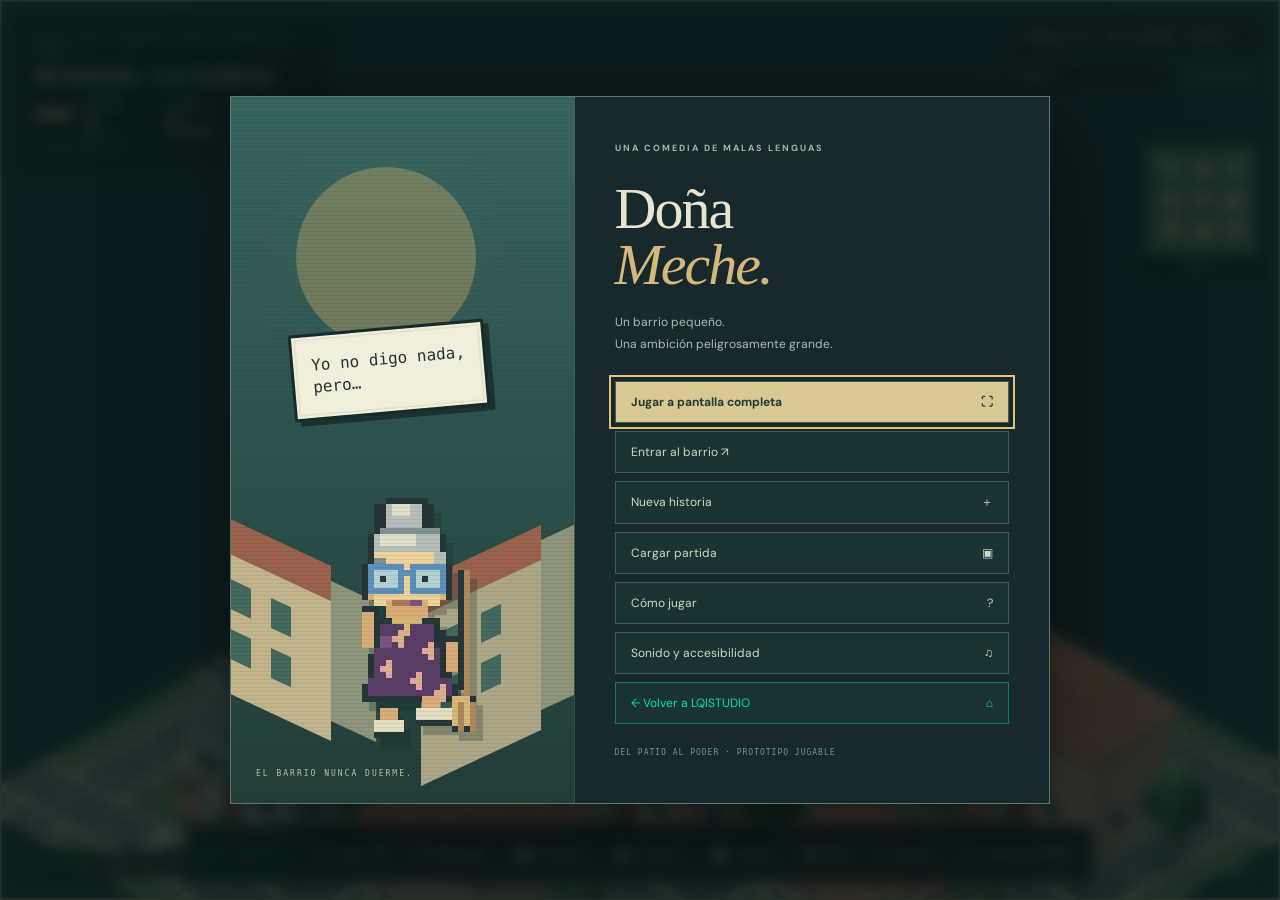
<file: juego/index.html>
<!doctype html>
<html lang="es"><head><meta charset="utf-8"><meta name="viewport" content="width=device-width,initial-scale=1"><meta name="theme-color" content="#121d21"><title>Doña Meche · Del patio al poder</title><link rel="stylesheet" href="style.css"><link rel="stylesheet" href="open-world.css"><link rel="stylesheet" href="hud.css"></head>
<body class="hud-mode"><div class="game-shell"><header class="game-header"><a class="brand" href="../index.html">DM<span>DOÑA MECHE</span></a><span class="edition">DEL PATIO AL PODER <i>✦</i> UNA COMEDIA DE MALAS LENGUAS</span><nav><a class="lqi-back" href="../index.html" title="Volver a LQISTUDIO" aria-label="Volver a LQISTUDIO">← <span>LQISTUDIO</span></a><button id="shop-button">♧ <span>Tienda</span> <b id="coin-count">50</b></button><button id="help-button" title="Tutorial">? <span>Cómo jugar</span></button><button id="bag-button" title="Inventario · I">▧ <span>Inventario</span></button><button id="journal-button">▤ <span>Cuaderno</span></button><button id="save-button">▣ <span>Guardar</span></button><button id="menu-button">☰ <span>Menú</span></button><button id="locate-button" title="Buscar personas · B" aria-label="Buscar personas">⌕ <span>Vecinos</span></button><button id="fullscreen-button" title="Pantalla completa · F" aria-label="Entrar en pantalla completa" aria-pressed="false">⛶ <span>Pantalla completa</span></button></nav></header>
<main class="game-main"><div class="zone-bar"><div><span class="eyebrow" id="chapter"></span><h1 id="zone-title">Las Gardenias</h1></div><div class="status-cluster"><div id="lives" aria-label="Vidas"></div><div id="stats"></div></div></div>
<div class="viewport" id="viewport"><canvas id="map" width="1280" height="760" tabindex="0" aria-label="Barrio en 3D isométrico. WASD o flechas para caminar, E para hablar, clic para ir a un lugar."></canvas><div class="map-top"><span id="objective"></span><span id="position"></span><button id="relations-toggle" aria-pressed="true">◎ Conexiones</button></div><div id="toast" role="status"></div><button id="interact" class="interact" hidden>E · Hablar</button><div id="dialog" class="dialog pixel-box" hidden aria-live="polite"><div class="dialog-head"><span id="speaker"></span><button id="close-dialog" aria-label="Cerrar conversación">✕</button></div><div id="suspicion-indicator" hidden></div><p id="dialog-text"></p><div id="choices"></div><span class="dialog-marker">▼</span></div><div class="network-legend" aria-label="Estados de los vecinos"><span class="ally">● A tu favor</span><span class="affected">● Perjudicado</span><span class="pending">● Pendiente</span></div><div class="map-bottom"><span><kbd>WASD</kbd> CAMINAR &nbsp; <kbd>E</kbd> HABLAR &nbsp; CLIC PARA IR</span><span>VISTA ISOMÉTRICA <i>●</i></span></div><div id="zone-reveal" aria-hidden="true"></div><div id="impact" aria-hidden="true"></div></div>
<div class="below-map"><span>Una pequeña indiscreción puede cambiar el mundo.</span><span id="save-status">Guardado automático</span></div><div class="touch-controls"><button data-move="up" aria-label="Caminar arriba">↑</button><button data-move="left" aria-label="Caminar izquierda">←</button><button data-move="down" aria-label="Caminar abajo">↓</button><button data-move="right" aria-label="Caminar derecha">→</button><button id="touch-talk">Hablar</button></div></main></div>
<dialog id="main-menu" class="menu-modal" aria-labelledby="menu-title"><div class="menu-art" aria-hidden="true"><div class="menu-sun"></div><div class="voxel-house house-one"></div><div class="voxel-house house-two"></div><div class="menu-gossip pixel-box">Yo no digo nada,<br>pero…</div><canvas id="heroine-preview" class="menu-character" width="176" height="260" aria-label="Meche: moño gris, gafas azules, vestido floral y escoba"></canvas><span>EL BARRIO NUNCA DUERME.</span></div><div class="menu-copy"><span class="eyebrow">UNA COMEDIA DE MALAS LENGUAS</span><h2 id="menu-title">Doña<br><em>Meche.</em></h2><p id="menu-subtitle">Un barrio pequeño.<br>Una ambición peligrosamente grande.</p><div class="menu-actions"><button id="play-fullscreen" class="primary">Jugar a pantalla completa <span>⛶</span></button><button id="continue-button">Continuar partida <span>↗</span></button><button id="new-button">Nueva historia <span>＋</span></button><button id="load-button">Cargar partida <span>▣</span></button><button id="menu-help">Cómo jugar <span>?</span></button><button id="settings-button">Sonido y accesibilidad <span>♫</span></button><button id="restart" hidden>Nueva partida</button><a class="lqi-back-menu" href="../index.html">← Volver a LQISTUDIO <span>⌂</span></a></div><p id="fullscreen-status" role="status"></p><p class="menu-foot">DEL PATIO AL PODER · PROTOTIPO JUGABLE</p></div></dialog>
<dialog id="tutorial" class="panel-modal" aria-labelledby="tutorial-title"><button class="modal-x" data-close="tutorial" aria-label="Cerrar tutorial">✕</button><span class="eyebrow" id="tutorial-step">01 / 03</span><div class="tutorial-icon" id="tutorial-icon">↗</div><h2 id="tutorial-title">Un barrio a tus pies.</h2><p id="tutorial-text"></p><div class="tutorial-demo" id="tutorial-demo"></div><div class="modal-actions"><button id="tutorial-skip" class="text-button">Saltar tutorial</button><button id="tutorial-next" class="primary">Siguiente →</button></div></dialog>
<dialog id="save-menu" class="panel-modal wide-modal" aria-labelledby="saves-title"><button class="modal-x" data-close="save-menu" aria-label="Cerrar partidas">✕</button><span class="eyebrow">TU HISTORIA NO SE PIERDE</span><h2 id="saves-title">Partidas guardadas.</h2><p>El autoguardado es independiente de tus tres espacios manuales.</p><div id="save-slots"></div><p id="save-feedback" role="status"></p></dialog>
<dialog id="journal" class="panel-modal wide-modal" aria-labelledby="journal-title"><button class="modal-x" data-close="journal" aria-label="Cerrar cuaderno">✕</button><span class="eyebrow">EL CUADERNO DE MECHE</span><h2 id="journal-title">Todo el mundo sabe algo.</h2><div id="mission"></div><section id="support-panel"></section><div id="case-file"></div><h3>Bolso · pruebas recogidas</h3><div id="inventory"></div><h3>Consecuencias en la ciudad</h3><div id="city-effects"></div><h3>Vecinos · pulsa para ir a verlos</h3><div id="people"></div><h3>Lo que se anda diciendo</h3><div id="log"></div></dialog>
<dialog id="people-finder" class="panel-modal wide-modal" aria-labelledby="finder-title"><button class="modal-x" data-close="people-finder" aria-label="Cerrar búsqueda">✕</button><span class="eyebrow">NADIE SE ESCAPA DE DOÑA MECHE</span><h2 id="finder-title">¿A quién buscas?</h2><label for="person-search">Nombre o lugar<input id="person-search" type="search" placeholder="Puri, radio, concejal…" autocomplete="off"></label><div id="finder-results"></div></dialog><dialog id="bag" class="panel-modal inventory-modal" aria-labelledby="bag-title"><button class="modal-x" data-close="bag" aria-label="Cerrar inventario">✕</button><div class="bag-heading"><div><span class="eyebrow">EL BOLSO DE DOÑA MECHE</span><h2 id="bag-title">Cada prueba cuenta algo.</h2></div><label class="archive-label" for="bag-zone">Caso<select id="bag-zone"></select></label></div><p id="bag-summary"></p><div id="bag-tabs" class="bag-tabs" role="group" aria-label="Filtrar inventario"></div><div class="bag-layout"><div id="bag-items" class="bag-items"></div><section id="evidence-viewer" class="evidence-viewer" aria-live="polite"><p>Selecciona una prueba para examinarla.</p></section></div><section id="rumor-workbench" class="rumor-workbench"><div class="workbench-heading"><div><span class="eyebrow">LO QUE VAS A CONTAR</span><h3>Prepara tu versión.</h3></div><button id="compose-rumor" class="primary">Crear un chisme ＋</button></div><div id="draft-status"></div><form id="rumor-form" hidden><label for="rumor-strategy">¿Qué vas a hacer?<select id="rumor-strategy"><option value="proof">Contar lo que prueban los hechos</option><option value="photo">Usar una foto recortada</option><option value="invented">Inventar una acusación</option></select></label><label for="rumor-target">Persona a la que afecta<select id="rumor-target"></select></label><fieldset><legend>Pruebas que vas a usar</legend><div id="rumor-evidence"></div></fieldset><label for="rumor-headline">Tu versión, en una frase<input id="rumor-headline" maxlength="140" autocomplete="off"></label><p id="rumor-validation" role="status"></p><div class="workbench-actions"><button id="save-rumor" class="primary" type="submit">Guardar borrador</button><button id="cancel-rumor" class="text-button" type="button">Cancelar</button></div></form></section></dialog><dialog id="shop" class="panel-modal wide-modal" aria-labelledby="shop-title"><button class="modal-x" data-close="shop" aria-label="Cerrar tienda">✕</button><span class="eyebrow">EL RINCÓN DE PACO · MEJORAS Y APAÑOS</span><h2 id="shop-title">Para llegar más lejos.</h2><p>Investigar también paga: ganas monedas al encontrar pistas, recoger pruebas, publicar una historia y conseguir respaldo.</p><div class="shop-wallet">Tu monedero <strong id="shop-balance">50 monedas</strong></div><div id="shop-items"></div><p id="shop-message" role="status"></p></dialog><dialog id="settings" class="panel-modal" aria-labelledby="settings-title"><button class="modal-x" data-close="settings" aria-label="Cerrar ajustes">✕</button><span class="eyebrow">A TU MANERA</span><h2 id="settings-title">La radio del barrio.</h2><section class="audio-panel"><button id="audio-toggle" class="primary" aria-pressed="true">Silenciar</button><p id="now-playing"></p><label for="music-volume">Música <input id="music-volume" type="range" min="0" max="100" value="12"></label><label for="voice-volume">Diálogos <input id="voice-volume" type="range" min="0" max="100" value="45"></label><label for="reduce-motion">Reducir movimiento <input id="reduce-motion" type="checkbox"></label><p id="audio-status" role="status">Música activada a volumen bajo.</p><button id="audio-credits" class="credits-link">Créditos de música y sonidos ↗</button></section></dialog>
<dialog id="credits" class="panel-modal wide-modal" aria-labelledby="credits-title"><div class="dialog-head"><h2 id="credits-title">La gente detrás del sonido.</h2><button id="close-credits" aria-label="Cerrar créditos">✕</button></div><p>Autores transcritos de los nombres de archivo proporcionados.</p><ul id="credits-list"></ul></dialog>
<script src="audio.js"></script><script src="game.js"></script><script src="open-world.js"></script><script src="isometric.js"></script><script src="character.js"></script><script src="stories.js"></script><script src="shop.js"></script><script src="campaign.js"></script><script src="inventory.js"></script><script src="game-ui.js"></script><script src="hud.js"></script><script src="readability.js"></script></body></html>
</file>
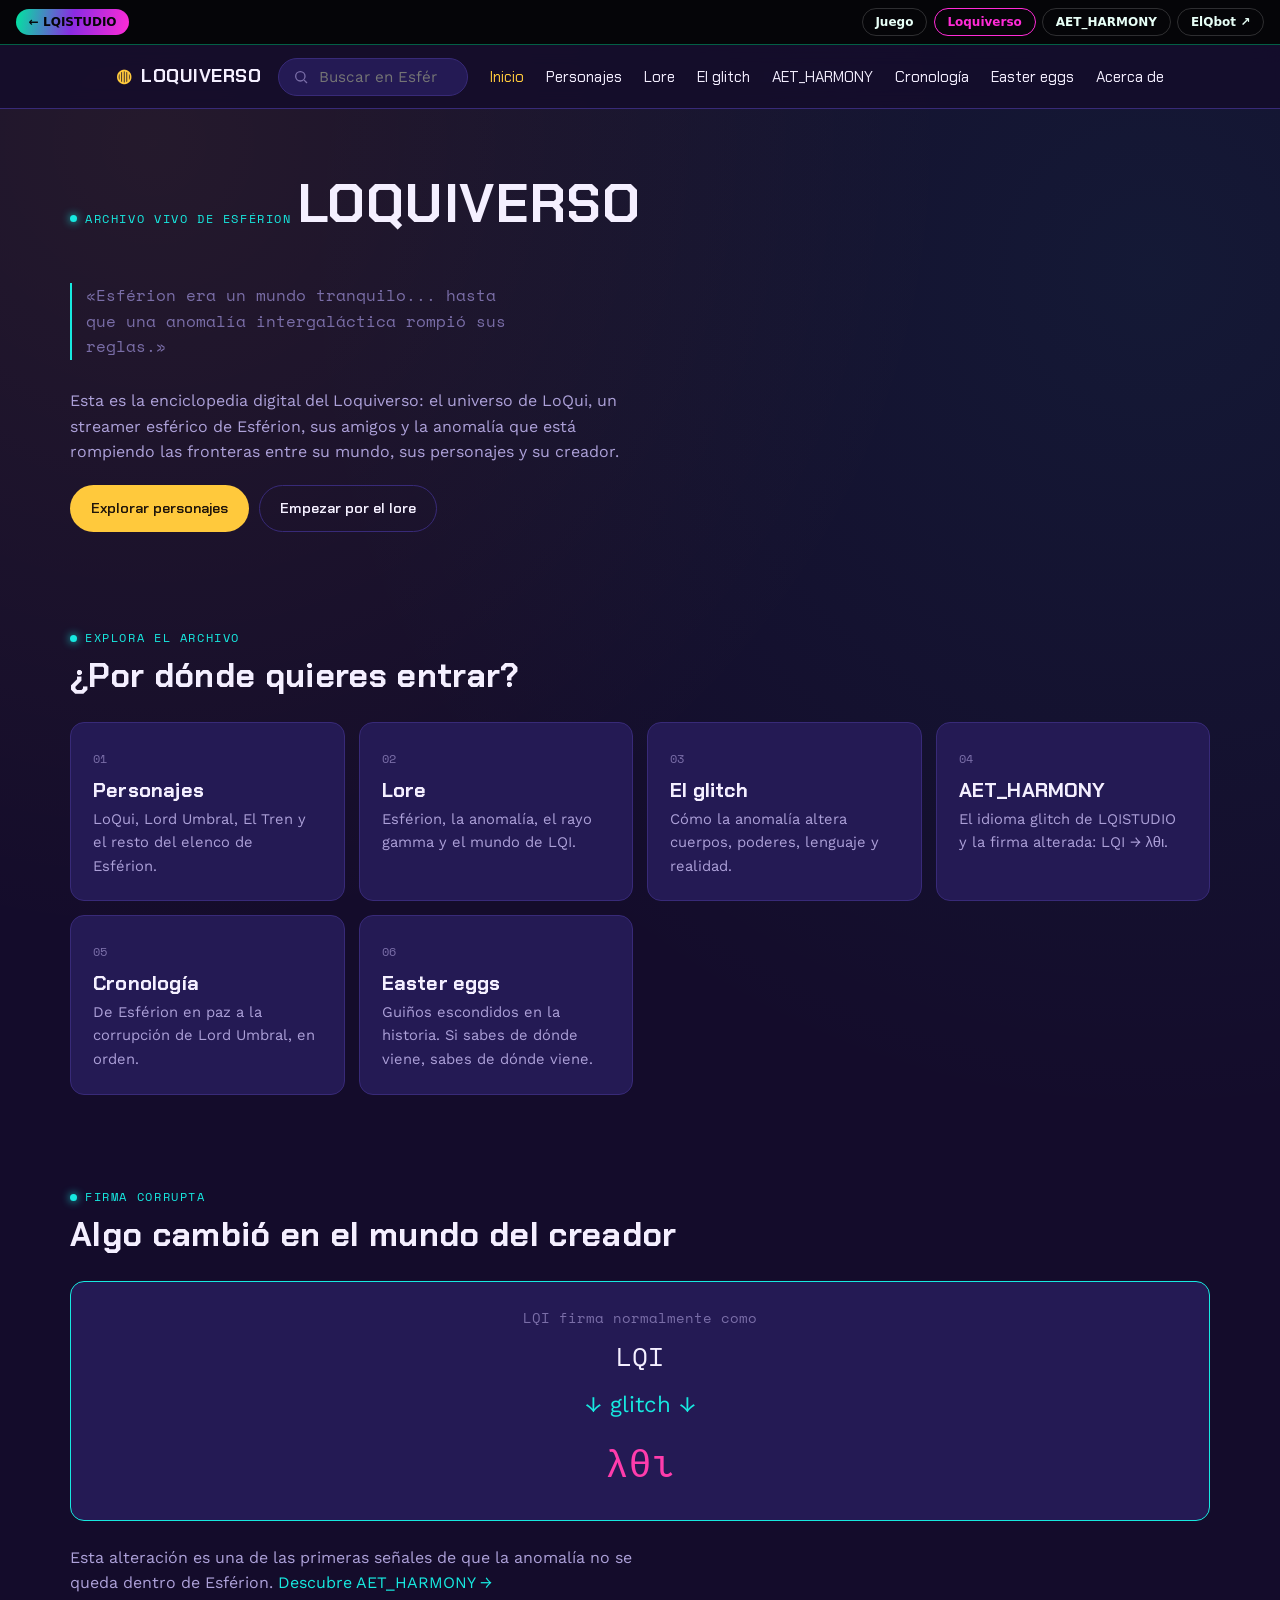
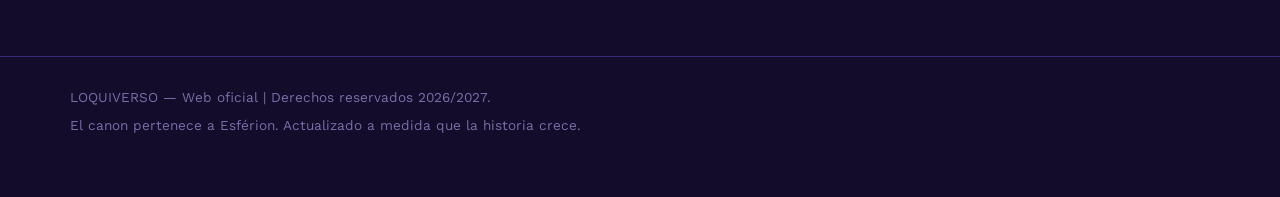
<file: loquiverso/index.html>
<!DOCTYPE html>
<html lang="es">
<head>
<meta charset="UTF-8">
<meta name="viewport" content="width=device-width, initial-scale=1.0">
<title>Loquiverso — Wiki oficial de Esférion</title>
<meta name="description" content="La enciclopedia interactiva del Loquiverso: personajes, lore, el glitch, AET_HARMONY y los easter eggs de Esférion.">
<link rel="stylesheet" href="css/main.css">
<link rel="stylesheet" href="css/responsive.css">
</head>
<body>
<script src="../lqi-bar.js" data-home="../index.html"></script>
<a class="skip-link" href="#main">Saltar al contenido</a>

<header class="site-header">
  <div class="container">
    <a class="brand" href="index.html"><span class="dot">◍</span> LOQUIVERSO</a>
    <button class="nav-toggle" aria-label="Abrir menú" aria-expanded="false">
      <svg viewBox="0 0 24 24" fill="none" stroke="currentColor" stroke-width="2"><path d="M3 6h18M3 12h18M3 18h18"/></svg>
    </button>
    <nav class="site-nav" aria-label="Navegación principal">
      <div class="nav-search-wrap">
        <div class="nav-search">
          <svg viewBox="0 0 24 24" fill="none" stroke="currentColor" stroke-width="2"><circle cx="11" cy="11" r="7"/><path d="m21 21-4.3-4.3"/></svg>
          <input type="search" placeholder="Buscar en Esférion…" data-search-input aria-label="Buscar">
        </div>
        <div class="search-results" data-search-results hidden></div>
      </div>
      <a href="index.html" class="is-active">Inicio</a>
      <a href="personajes.html">Personajes</a>
      <a href="lore.html">Lore</a>
      <a href="glitch.html">El glitch</a>
      <a href="idioma.html">AET_HARMONY</a>
      <a href="cronologia.html">Cronología</a>
      <a href="easter-eggs.html">Easter eggs</a>
      <a href="about.html">Acerca de</a>
    </nav>
  </div>
</header>

<main id="main">

  <section class="hero">
    <div class="container">
      <span class="eyebrow">Archivo vivo de Esférion</span>
      <h1 data-glitch="LOQUIVERSO" data-text="L0QUIV3RS0">LOQUIVERSO</h1>
      <blockquote class="hero-quote">
        «Esférion era un mundo tranquilo... hasta que una anomalía intergaláctica rompió sus reglas.»
      </blockquote>
      <p style="max-width:56ch;">
        Esta es la enciclopedia digital del Loquiverso: el universo de LoQui, un streamer
        esférico de Esférion, sus amigos y la anomalía que está rompiendo las fronteras
        entre su mundo, sus personajes y su creador.
      </p>
      <div class="hero-actions">
        <a class="btn btn-primary" href="personajes.html">Explorar personajes</a>
        <a class="btn btn-ghost" href="lore.html">Empezar por el lore</a>
      </div>
    </div>
  </section>

  <section>
    <div class="container">
      <div class="section-head">
        <span class="eyebrow">Explora el archivo</span>
        <h2>¿Por dónde quieres entrar?</h2>
      </div>
      <div class="portal-grid">
        <a class="portal-card" href="personajes.html">
          <span class="num">01</span>
          <h3>Personajes</h3>
          <p>LoQui, Lord Umbral, El Tren y el resto del elenco de Esférion.</p>
        </a>
        <a class="portal-card" href="lore.html">
          <span class="num">02</span>
          <h3>Lore</h3>
          <p>Esférion, la anomalía, el rayo gamma y el mundo de LQI.</p>
        </a>
        <a class="portal-card" href="glitch.html">
          <span class="num">03</span>
          <h3>El glitch</h3>
          <p>Cómo la anomalía altera cuerpos, poderes, lenguaje y realidad.</p>
        </a>
        <a class="portal-card" href="idioma.html">
          <span class="num">04</span>
          <h3>AET_HARMONY</h3>
          <p>El idioma glitch de LQISTUDIO y la firma alterada: LQI → λθι.</p>
        </a>
        <a class="portal-card" href="cronologia.html">
          <span class="num">05</span>
          <h3>Cronología</h3>
          <p>De Esférion en paz a la corrupción de Lord Umbral, en orden.</p>
        </a>
        <a class="portal-card" href="easter-eggs.html">
          <span class="num">06</span>
          <h3>Easter eggs</h3>
          <p>Guiños escondidos en la historia. Si sabes de dónde viene, sabes de dónde viene.</p>
        </a>
      </div>
    </div>
  </section>

  <section>
    <div class="container">
      <div class="section-head">
        <span class="eyebrow">Firma corrupta</span>
        <h2>Algo cambió en el mundo del creador</h2>
      </div>
      <div class="signature-block">
        <div class="from">LQI firma normalmente como</div>
        <div style="font-family: var(--font-mono); font-size: 1.6rem; margin-top: 6px;">LQI</div>
        <div class="arrow">↓ glitch ↓</div>
        <div class="to">λθι</div>
      </div>
      <p style="max-width:60ch;">
        Esta alteración es una de las primeras señales de que la anomalía no se queda dentro
        de Esférion. <a href="idioma.html" style="color:var(--glitch-b);">Descubre AET_HARMONY →</a>
      </p>
    </div>
  </section>

</main>

<footer class="site-footer">
  <div class="container">
    <span>LOQUIVERSO — Web oficial | Derechos reservados 2026/2027.</span>
    <span>El canon pertenece a Esférion. Actualizado a medida que la historia crece.</span>
  </div>
</footer>

<script src="data/characters.js"></script>
<script src="data/lore.js"></script>
<script src="js/main.js"></script>
<script src="js/search.js"></script>
</body>
</html>
</file>
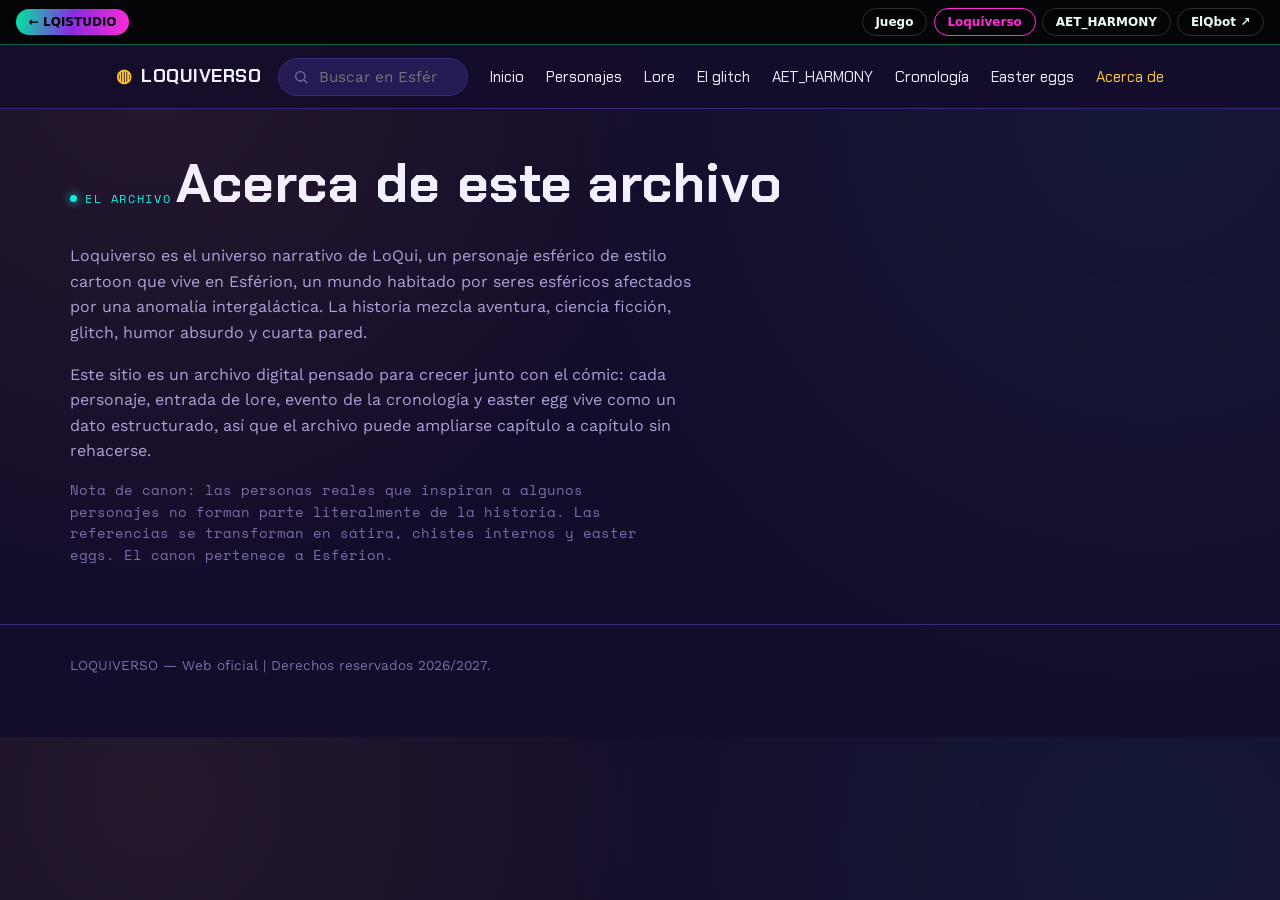
<file: loquiverso/about.html>
<!DOCTYPE html>
<html lang="es">
<head>
<meta charset="UTF-8">
<meta name="viewport" content="width=device-width, initial-scale=1.0">
<title>Acerca de — Loquiverso</title>
<link rel="stylesheet" href="css/main.css">
<link rel="stylesheet" href="css/responsive.css">
</head>
<body>
<script src="../lqi-bar.js" data-home="../index.html"></script>
<a class="skip-link" href="#main">Saltar al contenido</a>

<header class="site-header">
  <div class="container">
    <a class="brand" href="index.html"><span class="dot">◍</span> LOQUIVERSO</a>
    <button class="nav-toggle" aria-label="Abrir menú" aria-expanded="false">
      <svg viewBox="0 0 24 24" fill="none" stroke="currentColor" stroke-width="2"><path d="M3 6h18M3 12h18M3 18h18"/></svg>
    </button>
    <nav class="site-nav" aria-label="Navegación principal">
      <div class="nav-search-wrap">
        <div class="nav-search">
          <svg viewBox="0 0 24 24" fill="none" stroke="currentColor" stroke-width="2"><circle cx="11" cy="11" r="7"/><path d="m21 21-4.3-4.3"/></svg>
          <input type="search" placeholder="Buscar en Esférion…" data-search-input aria-label="Buscar">
        </div>
        <div class="search-results" data-search-results hidden></div>
      </div>
      <a href="index.html">Inicio</a>
      <a href="personajes.html">Personajes</a>
      <a href="lore.html">Lore</a>
      <a href="glitch.html">El glitch</a>
      <a href="idioma.html">AET_HARMONY</a>
      <a href="cronologia.html">Cronología</a>
      <a href="easter-eggs.html">Easter eggs</a>
      <a href="about.html" class="is-active">Acerca de</a>
    </nav>
  </div>
</header>

<main id="main">
  <section>
    <div class="container">
      <span class="eyebrow">El archivo</span>
      <h1 data-glitch="Acerca de" data-text="λc3rcλ d3">Acerca de este archivo</h1>
      <p style="max-width:64ch;">
        Loquiverso es el universo narrativo de LoQui, un personaje esférico de estilo cartoon
        que vive en Esférion, un mundo habitado por seres esféricos afectados por una anomalía
        intergaláctica. La historia mezcla aventura, ciencia ficción, glitch, humor absurdo y
        cuarta pared.
      </p>
      <p style="max-width:64ch;">
        Este sitio es un archivo digital pensado para crecer junto con el cómic: cada personaje,
        entrada de lore, evento de la cronología y easter egg vive como un dato estructurado, así
        que el archivo puede ampliarse capítulo a capítulo sin rehacerse.
      </p>
      <p style="max-width:64ch; font-family: var(--font-mono); font-size: 0.85rem; color: var(--ink-faint);">
        Nota de canon: las personas reales que inspiran a algunos personajes no forman parte
        literalmente de la historia. Las referencias se transforman en sátira, chistes internos
        y easter eggs. El canon pertenece a Esférion.
      </p>
    </div>
  </section>
</main>

<footer class="site-footer">
  <div class="container">
    <span>LOQUIVERSO — Web oficial | Derechos reservados 2026/2027.</span>
  </div>
</footer>

<script src="js/main.js"></script>
</body>
</html>
</file>
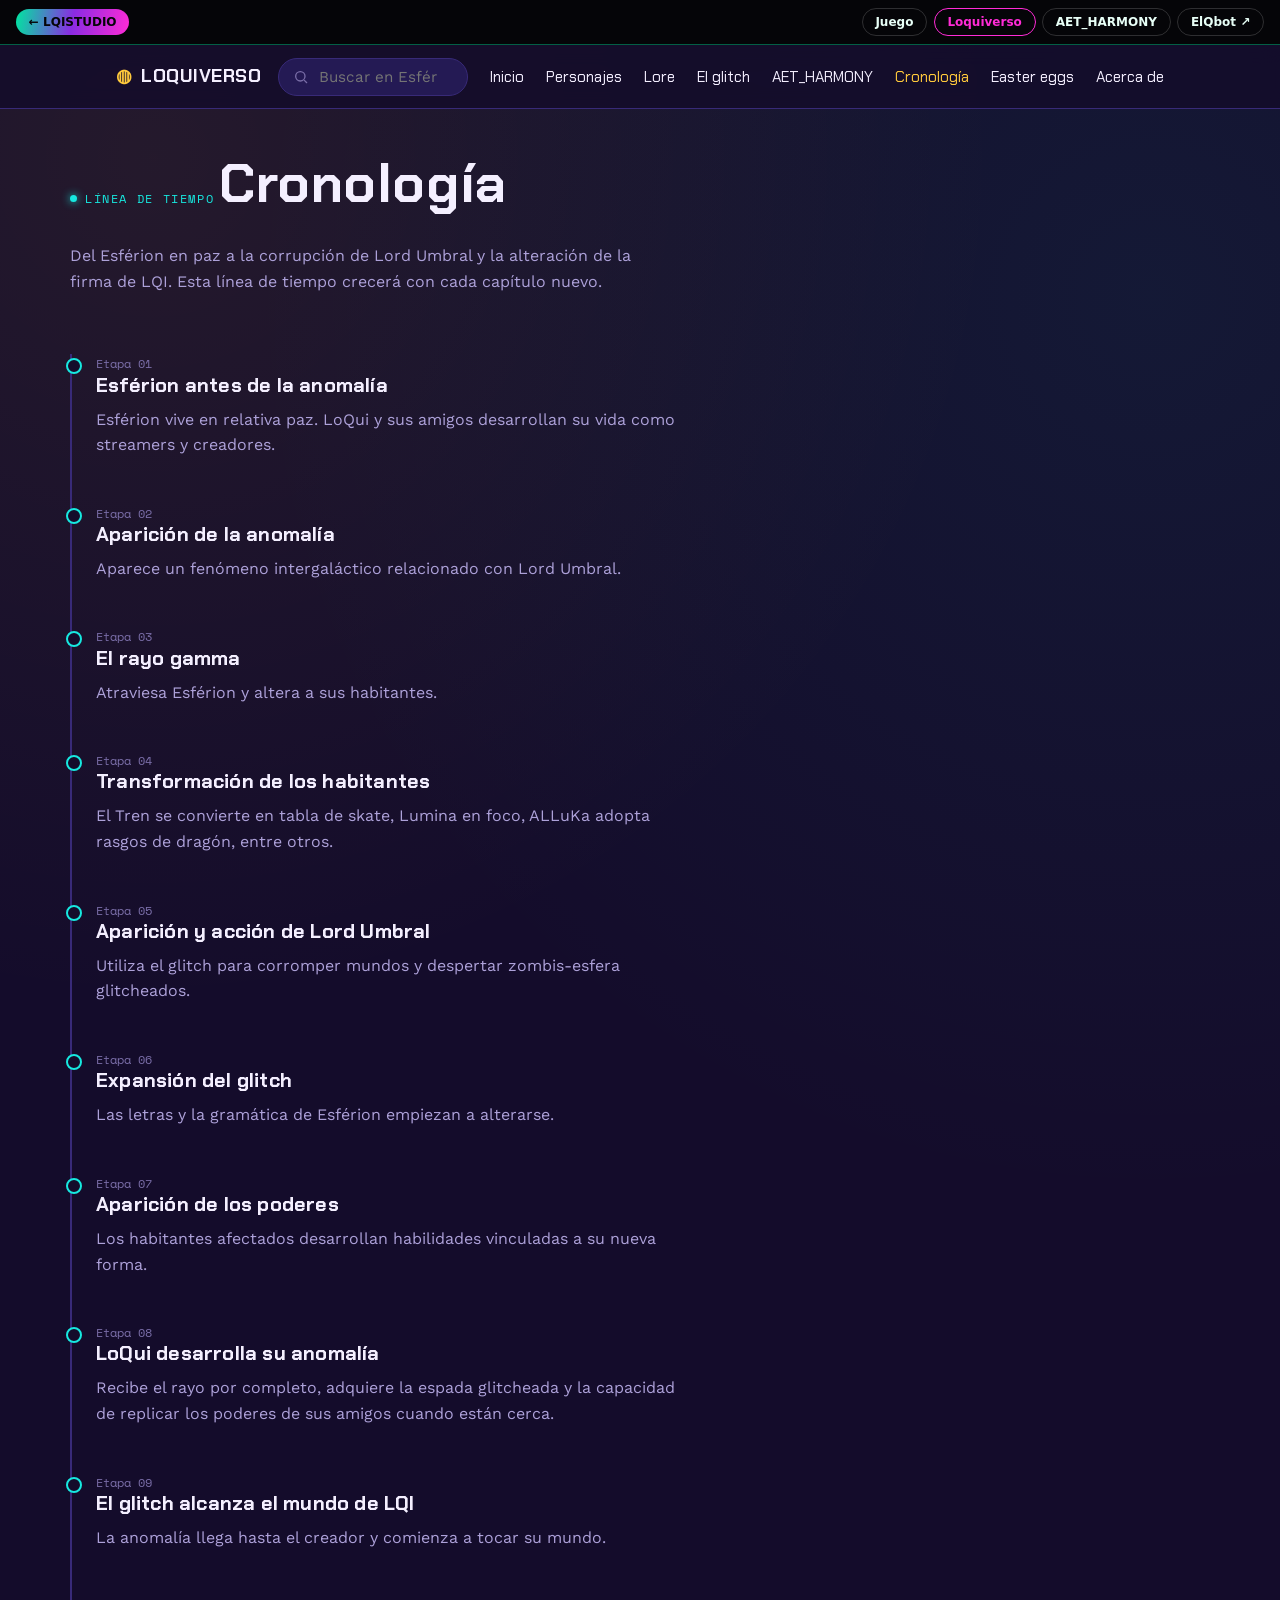
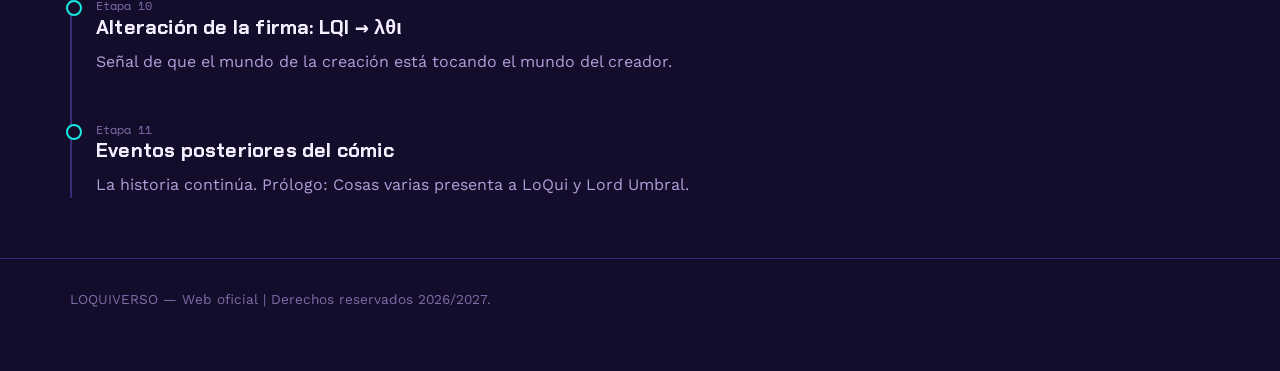
<file: loquiverso/cronologia.html>
<!DOCTYPE html>
<html lang="es">
<head>
<meta charset="UTF-8">
<meta name="viewport" content="width=device-width, initial-scale=1.0">
<title>Cronología — Loquiverso</title>
<meta name="description" content="La línea de tiempo del Loquiverso, de Esférion en paz a la alteración de la firma de LQI.">
<link rel="stylesheet" href="css/main.css">
<link rel="stylesheet" href="css/responsive.css">
</head>
<body>
<script src="../lqi-bar.js" data-home="../index.html"></script>
<a class="skip-link" href="#main">Saltar al contenido</a>

<header class="site-header">
  <div class="container">
    <a class="brand" href="index.html"><span class="dot">◍</span> LOQUIVERSO</a>
    <button class="nav-toggle" aria-label="Abrir menú" aria-expanded="false">
      <svg viewBox="0 0 24 24" fill="none" stroke="currentColor" stroke-width="2"><path d="M3 6h18M3 12h18M3 18h18"/></svg>
    </button>
    <nav class="site-nav" aria-label="Navegación principal">
      <div class="nav-search-wrap">
        <div class="nav-search">
          <svg viewBox="0 0 24 24" fill="none" stroke="currentColor" stroke-width="2"><circle cx="11" cy="11" r="7"/><path d="m21 21-4.3-4.3"/></svg>
          <input type="search" placeholder="Buscar en Esférion…" data-search-input aria-label="Buscar">
        </div>
        <div class="search-results" data-search-results hidden></div>
      </div>
      <a href="index.html">Inicio</a>
      <a href="personajes.html">Personajes</a>
      <a href="lore.html">Lore</a>
      <a href="glitch.html">El glitch</a>
      <a href="idioma.html">AET_HARMONY</a>
      <a href="cronologia.html" class="is-active">Cronología</a>
      <a href="easter-eggs.html">Easter eggs</a>
      <a href="about.html">Acerca de</a>
    </nav>
  </div>
</header>

<main id="main">
  <section style="padding-bottom:0;">
    <div class="container">
      <span class="eyebrow">Línea de tiempo</span>
      <h1 data-glitch="Cronología" data-text="Cr0n0l0gíλ">Cronología</h1>
      <p style="max-width:60ch;">Del Esférion en paz a la corrupción de Lord Umbral y la alteración de la firma de LQI. Esta línea de tiempo crecerá con cada capítulo nuevo.</p>
    </div>
  </section>

  <section>
    <div class="container">
      <div class="timeline" data-timeline></div>
    </div>
  </section>
</main>

<footer class="site-footer">
  <div class="container">
    <span>LOQUIVERSO — Web oficial | Derechos reservados 2026/2027.</span>
  </div>
</footer>

<script src="data/characters.js"></script>
<script src="data/lore.js"></script>
<script src="js/main.js"></script>
<script src="js/lore.js"></script>
<script src="js/search.js"></script>
</body>
</html>
</file>
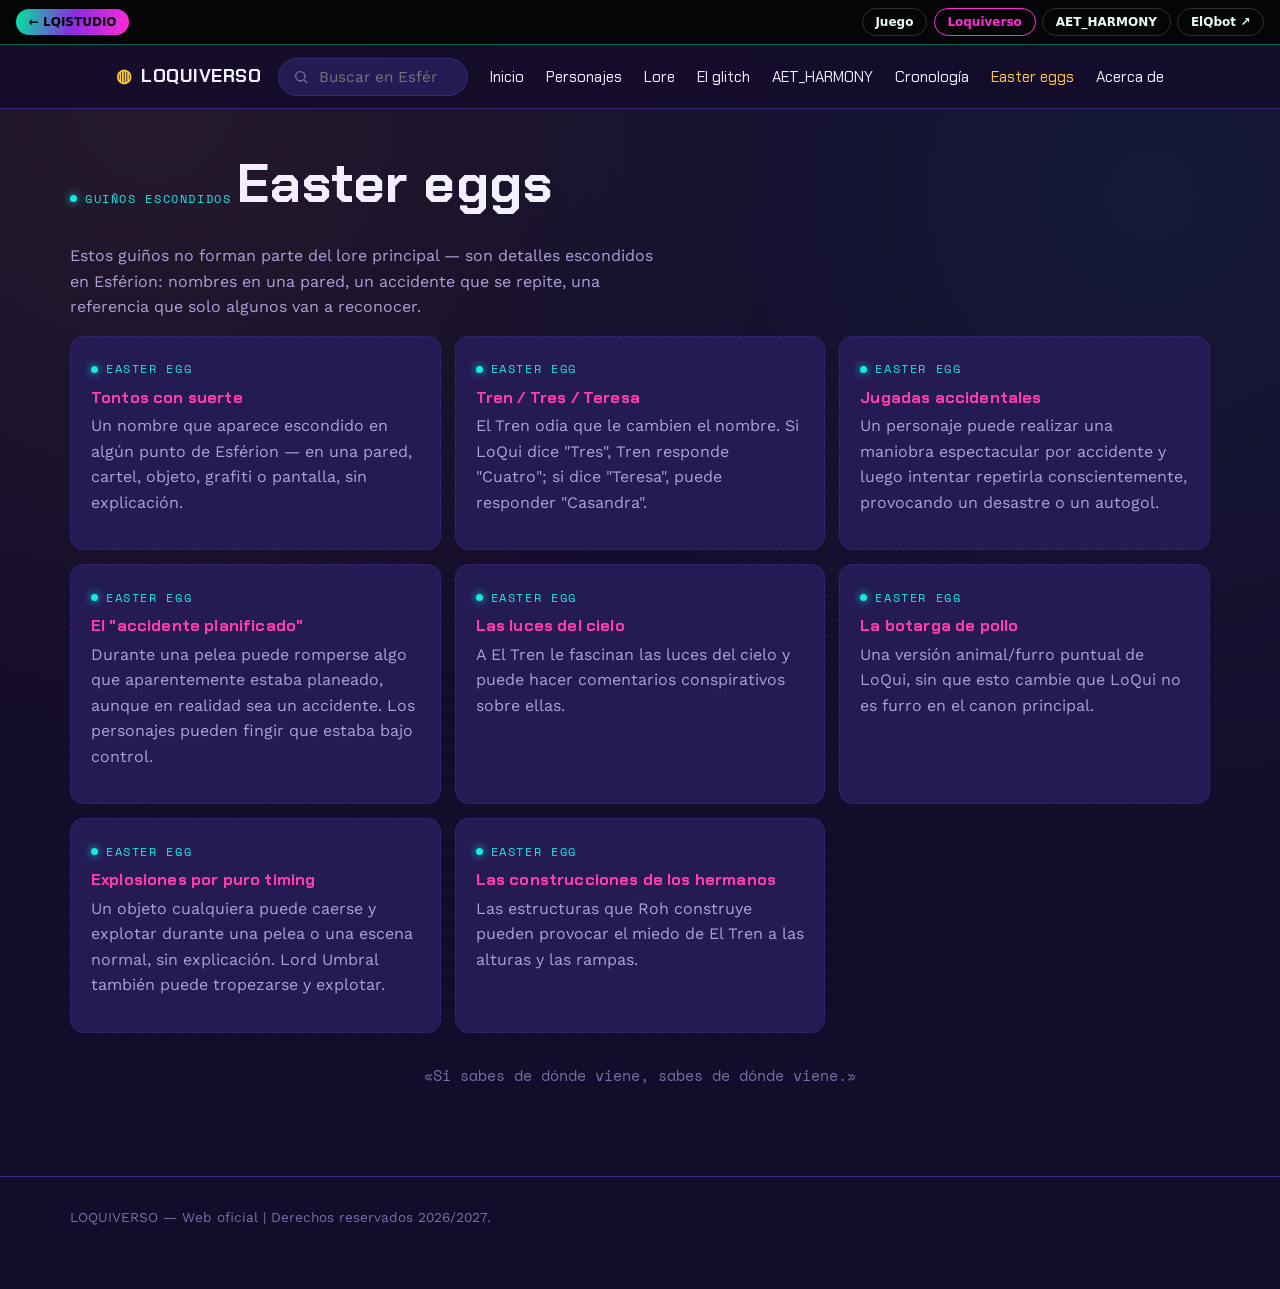
<file: loquiverso/easter-eggs.html>
<!DOCTYPE html>
<html lang="es">
<head>
<meta charset="UTF-8">
<meta name="viewport" content="width=device-width, initial-scale=1.0">
<title>Easter eggs — Loquiverso</title>
<meta name="description" content="Guiños y referencias escondidas en la historia del Loquiverso.">
<link rel="stylesheet" href="css/main.css">
<link rel="stylesheet" href="css/responsive.css">
</head>
<body>
<script src="../lqi-bar.js" data-home="../index.html"></script>
<a class="skip-link" href="#main">Saltar al contenido</a>

<header class="site-header">
  <div class="container">
    <a class="brand" href="index.html"><span class="dot">◍</span> LOQUIVERSO</a>
    <button class="nav-toggle" aria-label="Abrir menú" aria-expanded="false">
      <svg viewBox="0 0 24 24" fill="none" stroke="currentColor" stroke-width="2"><path d="M3 6h18M3 12h18M3 18h18"/></svg>
    </button>
    <nav class="site-nav" aria-label="Navegación principal">
      <div class="nav-search-wrap">
        <div class="nav-search">
          <svg viewBox="0 0 24 24" fill="none" stroke="currentColor" stroke-width="2"><circle cx="11" cy="11" r="7"/><path d="m21 21-4.3-4.3"/></svg>
          <input type="search" placeholder="Buscar en Esférion…" data-search-input aria-label="Buscar">
        </div>
        <div class="search-results" data-search-results hidden></div>
      </div>
      <a href="index.html">Inicio</a>
      <a href="personajes.html">Personajes</a>
      <a href="lore.html">Lore</a>
      <a href="glitch.html">El glitch</a>
      <a href="idioma.html">AET_HARMONY</a>
      <a href="cronologia.html">Cronología</a>
      <a href="easter-eggs.html" class="is-active">Easter eggs</a>
      <a href="about.html">Acerca de</a>
    </nav>
  </div>
</header>

<main id="main">
  <section style="padding-bottom:0;">
    <div class="container">
      <span class="eyebrow">Guiños escondidos</span>
      <h1 data-glitch="Easter eggs" data-text="3λst3r 3ggs">Easter eggs</h1>
      <p style="max-width:60ch;">
        Estos guiños no forman parte del lore principal — son detalles escondidos en Esférion:
        nombres en una pared, un accidente que se repite, una referencia que solo algunos van a reconocer.
      </p>
    </div>
  </section>

  <section style="padding-top:0;">
    <div class="container">
      <div class="egg-grid" data-egg-grid></div>
      <p class="egg-philosophy">«Si sabes de dónde viene, sabes de dónde viene.»</p>
    </div>
  </section>
</main>

<footer class="site-footer">
  <div class="container">
    <span>LOQUIVERSO — Web oficial | Derechos reservados 2026/2027.</span>
  </div>
</footer>

<script src="data/characters.js"></script>
<script src="data/lore.js"></script>
<script src="js/main.js"></script>
<script src="js/lore.js"></script>
<script src="js/search.js"></script>
</body>
</html>
</file>
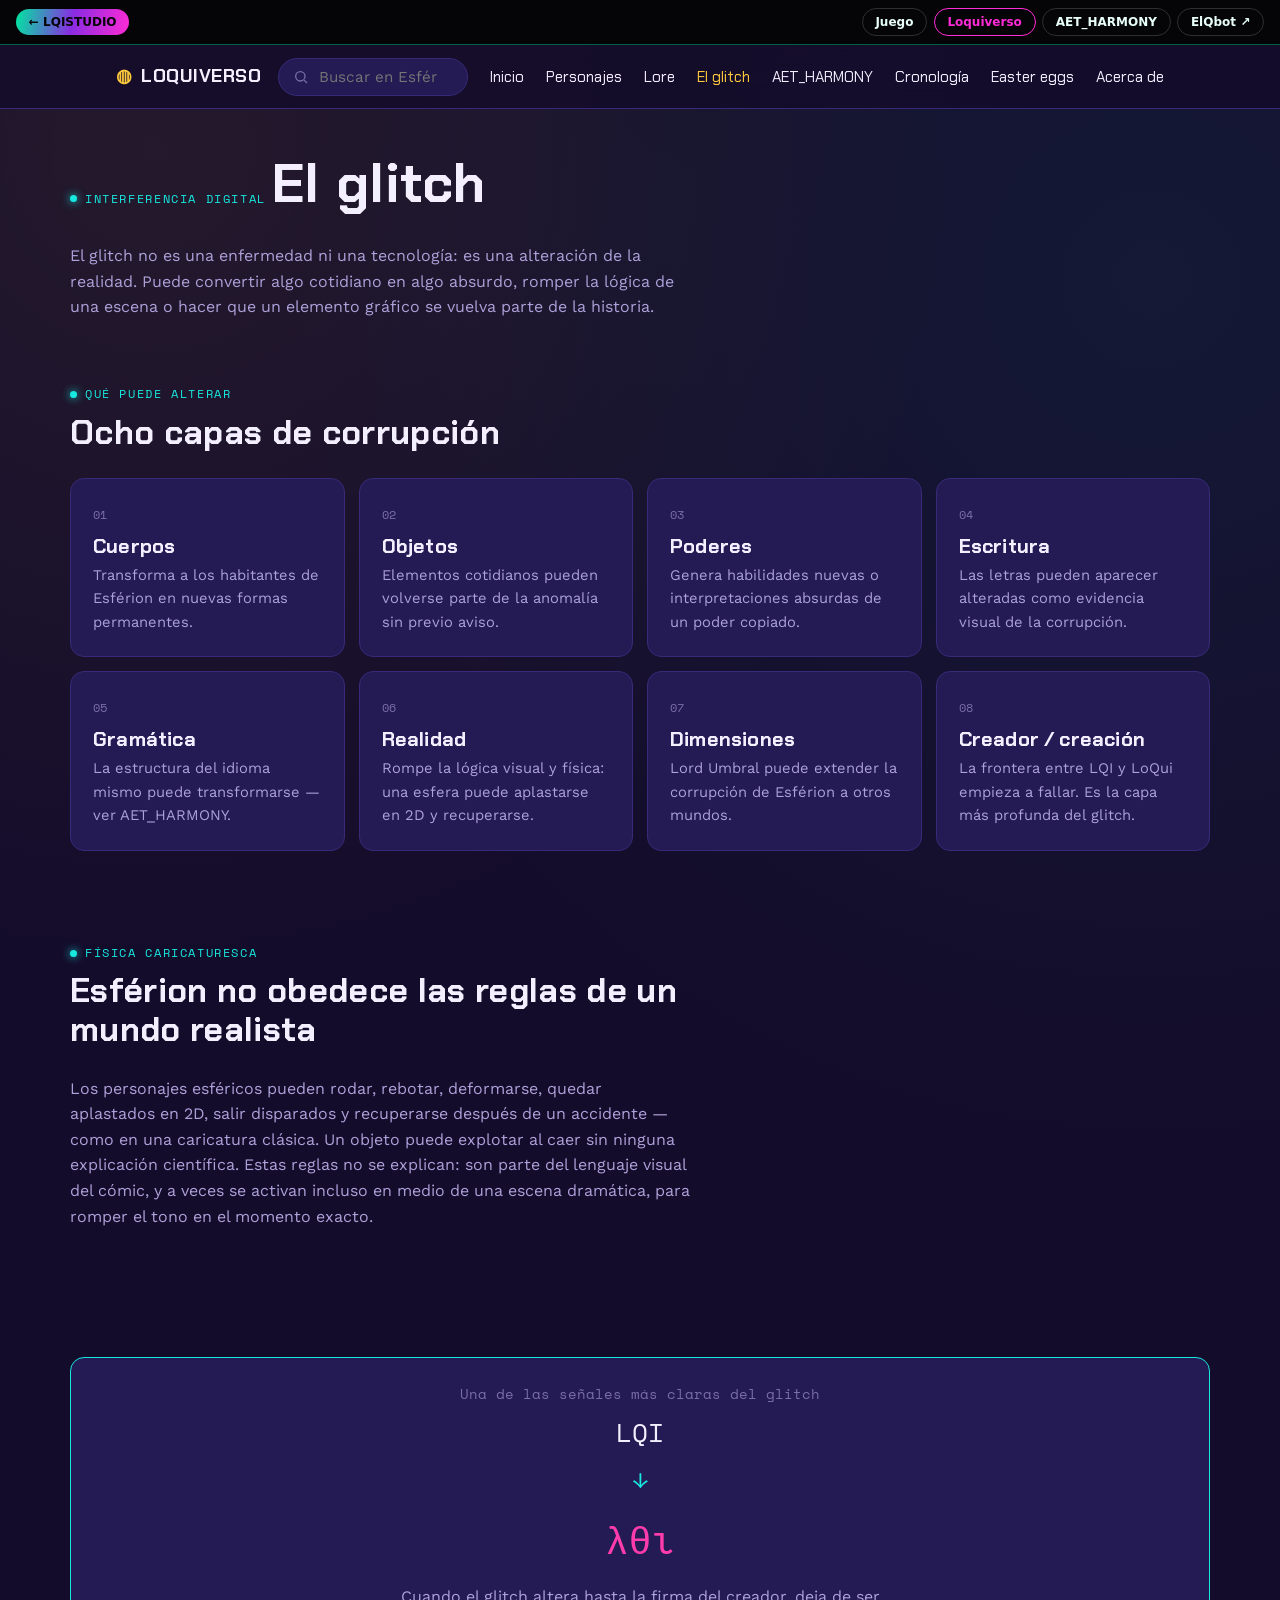
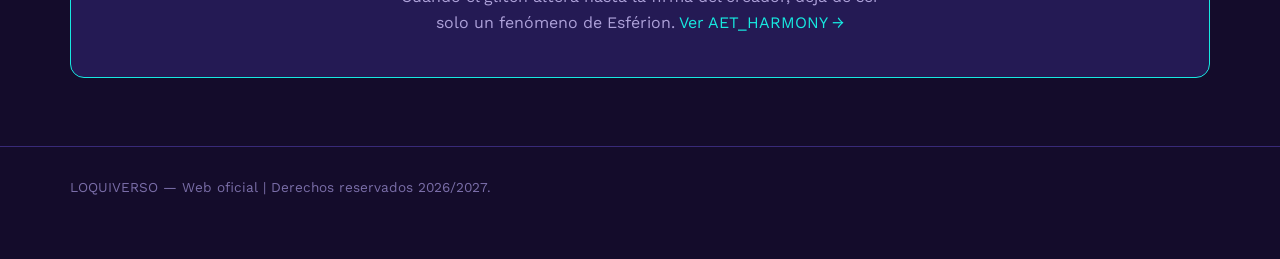
<file: loquiverso/glitch.html>
<!DOCTYPE html>
<html lang="es">
<head>
<meta charset="UTF-8">
<meta name="viewport" content="width=device-width, initial-scale=1.0">
<title>El glitch — Loquiverso</title>
<meta name="description" content="Cómo el glitch perpetuo altera cuerpos, objetos, poderes, escritura, gramática y hasta la relación entre creador y creación en Esférion.">
<link rel="stylesheet" href="css/main.css">
<link rel="stylesheet" href="css/responsive.css">
</head>
<body>
<script src="../lqi-bar.js" data-home="../index.html"></script>
<a class="skip-link" href="#main">Saltar al contenido</a>

<header class="site-header">
  <div class="container">
    <a class="brand" href="index.html"><span class="dot">◍</span> LOQUIVERSO</a>
    <button class="nav-toggle" aria-label="Abrir menú" aria-expanded="false">
      <svg viewBox="0 0 24 24" fill="none" stroke="currentColor" stroke-width="2"><path d="M3 6h18M3 12h18M3 18h18"/></svg>
    </button>
    <nav class="site-nav" aria-label="Navegación principal">
      <div class="nav-search-wrap">
        <div class="nav-search">
          <svg viewBox="0 0 24 24" fill="none" stroke="currentColor" stroke-width="2"><circle cx="11" cy="11" r="7"/><path d="m21 21-4.3-4.3"/></svg>
          <input type="search" placeholder="Buscar en Esférion…" data-search-input aria-label="Buscar">
        </div>
        <div class="search-results" data-search-results hidden></div>
      </div>
      <a href="index.html">Inicio</a>
      <a href="personajes.html">Personajes</a>
      <a href="lore.html">Lore</a>
      <a href="glitch.html" class="is-active">El glitch</a>
      <a href="idioma.html">AET_HARMONY</a>
      <a href="cronologia.html">Cronología</a>
      <a href="easter-eggs.html">Easter eggs</a>
      <a href="about.html">Acerca de</a>
    </nav>
  </div>
</header>

<main id="main">
  <section style="padding-bottom:0;">
    <div class="container">
      <span class="eyebrow">Interferencia digital</span>
      <h1 data-glitch="El glitch" data-text="3l g1itc#">El glitch</h1>
      <p style="max-width:62ch;">
        El glitch no es una enfermedad ni una tecnología: es una alteración de la realidad.
        Puede convertir algo cotidiano en algo absurdo, romper la lógica de una escena o hacer
        que un elemento gráfico se vuelva parte de la historia.
      </p>
    </div>
  </section>

  <section>
    <div class="container">
      <div class="section-head">
        <span class="eyebrow">Qué puede alterar</span>
        <h2>Ocho capas de corrupción</h2>
      </div>
      <div class="portal-grid">
        <div class="portal-card"><span class="num">01</span><h3>Cuerpos</h3><p>Transforma a los habitantes de Esférion en nuevas formas permanentes.</p></div>
        <div class="portal-card"><span class="num">02</span><h3>Objetos</h3><p>Elementos cotidianos pueden volverse parte de la anomalía sin previo aviso.</p></div>
        <div class="portal-card"><span class="num">03</span><h3>Poderes</h3><p>Genera habilidades nuevas o interpretaciones absurdas de un poder copiado.</p></div>
        <div class="portal-card"><span class="num">04</span><h3>Escritura</h3><p>Las letras pueden aparecer alteradas como evidencia visual de la corrupción.</p></div>
        <div class="portal-card"><span class="num">05</span><h3>Gramática</h3><p>La estructura del idioma mismo puede transformarse — ver AET_HARMONY.</p></div>
        <div class="portal-card"><span class="num">06</span><h3>Realidad</h3><p>Rompe la lógica visual y física: una esfera puede aplastarse en 2D y recuperarse.</p></div>
        <div class="portal-card"><span class="num">07</span><h3>Dimensiones</h3><p>Lord Umbral puede extender la corrupción de Esférion a otros mundos.</p></div>
        <div class="portal-card"><span class="num">08</span><h3>Creador / creación</h3><p>La frontera entre LQI y LoQui empieza a fallar. Es la capa más profunda del glitch.</p></div>
      </div>
    </div>
  </section>

  <section>
    <div class="container">
      <div class="section-head">
        <span class="eyebrow">Física caricaturesca</span>
        <h2>Esférion no obedece las reglas de un mundo realista</h2>
      </div>
      <p style="max-width:62ch;">
        Los personajes esféricos pueden rodar, rebotar, deformarse, quedar aplastados en 2D,
        salir disparados y recuperarse después de un accidente — como en una caricatura clásica.
        Un objeto puede explotar al caer sin ninguna explicación científica. Estas reglas no se
        explican: son parte del lenguaje visual del cómic, y a veces se activan incluso en medio
        de una escena dramática, para romper el tono en el momento exacto.
      </p>
    </div>
  </section>

  <section>
    <div class="container">
      <div class="signature-block">
        <div class="from">Una de las señales más claras del glitch</div>
        <div style="font-family: var(--font-mono); font-size: 1.6rem; margin-top: 6px;">LQI</div>
        <div class="arrow">↓</div>
        <div class="to">λθι</div>
        <p style="margin-top:14px; max-width:50ch; margin-left:auto; margin-right:auto;">
          Cuando el glitch altera hasta la firma del creador, deja de ser solo un fenómeno de
          Esférion. <a href="idioma.html" style="color:var(--glitch-b);">Ver AET_HARMONY →</a>
        </p>
      </div>
    </div>
  </section>
</main>

<footer class="site-footer">
  <div class="container">
    <span>LOQUIVERSO — Web oficial | Derechos reservados 2026/2027.</span>
  </div>
</footer>

<script src="data/characters.js"></script>
<script src="data/lore.js"></script>
<script src="js/main.js"></script>
<script src="js/search.js"></script>
</body>
</html>
</file>
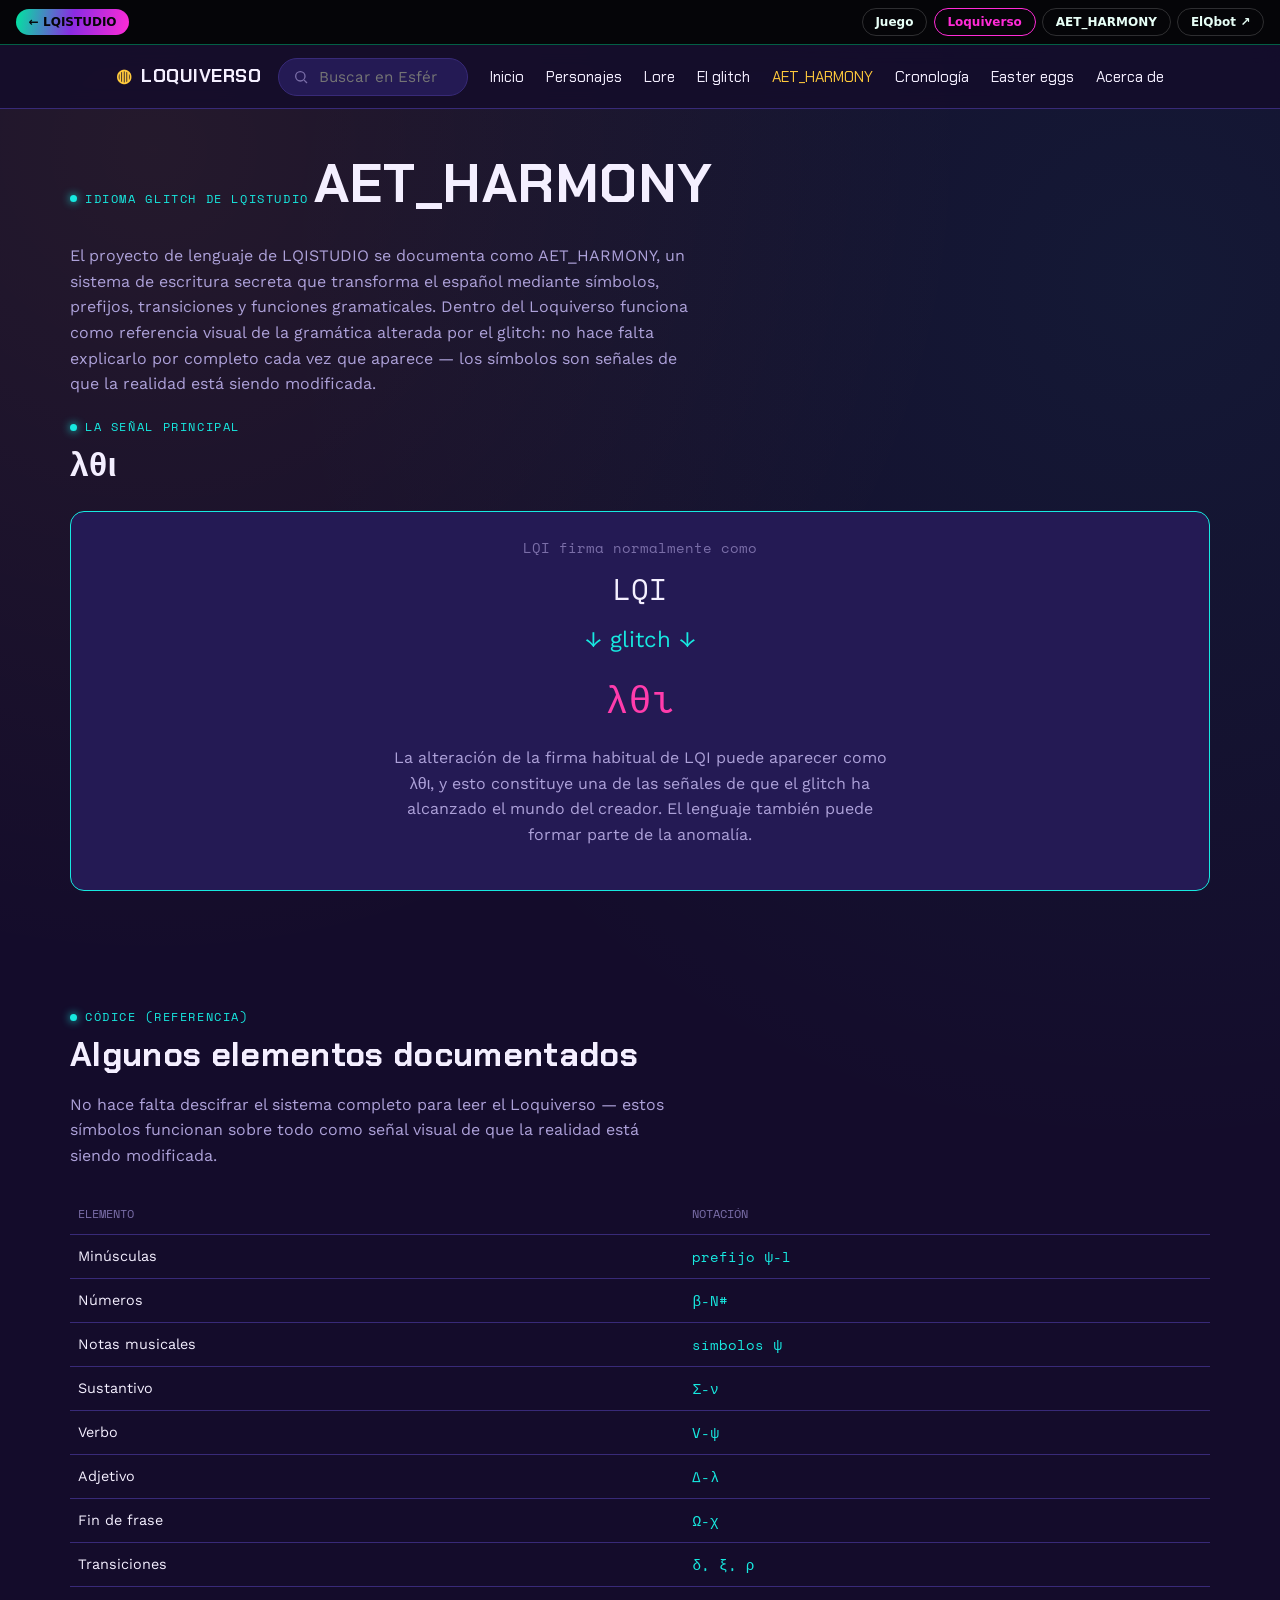
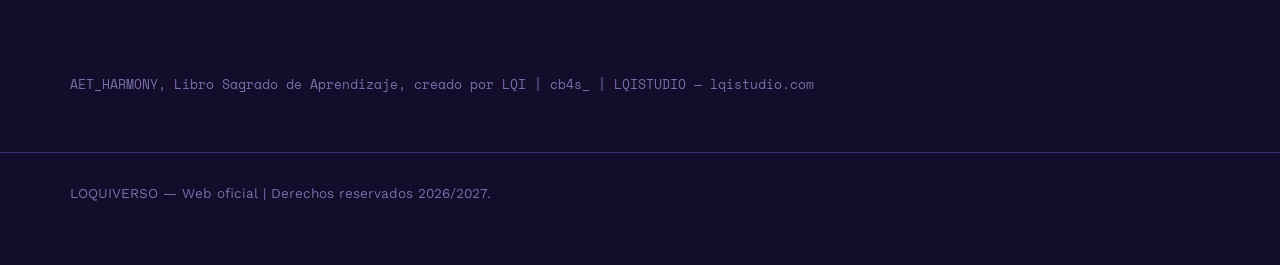
<file: loquiverso/idioma.html>
<!DOCTYPE html>
<html lang="es">
<head>
<meta charset="UTF-8">
<meta name="viewport" content="width=device-width, initial-scale=1.0">
<title>AET_HARMONY — Loquiverso</title>
<meta name="description" content="El sistema de escritura AET_HARMONY y la alteración de la firma LQI → λθι, señal de que el glitch alcanzó al creador.">
<link rel="stylesheet" href="css/main.css">
<link rel="stylesheet" href="css/responsive.css">
</head>
<body>
<script src="../lqi-bar.js" data-home="../index.html"></script>
<a class="skip-link" href="#main">Saltar al contenido</a>

<header class="site-header">
  <div class="container">
    <a class="brand" href="index.html"><span class="dot">◍</span> LOQUIVERSO</a>
    <button class="nav-toggle" aria-label="Abrir menú" aria-expanded="false">
      <svg viewBox="0 0 24 24" fill="none" stroke="currentColor" stroke-width="2"><path d="M3 6h18M3 12h18M3 18h18"/></svg>
    </button>
    <nav class="site-nav" aria-label="Navegación principal">
      <div class="nav-search-wrap">
        <div class="nav-search">
          <svg viewBox="0 0 24 24" fill="none" stroke="currentColor" stroke-width="2"><circle cx="11" cy="11" r="7"/><path d="m21 21-4.3-4.3"/></svg>
          <input type="search" placeholder="Buscar en Esférion…" data-search-input aria-label="Buscar">
        </div>
        <div class="search-results" data-search-results hidden></div>
      </div>
      <a href="index.html">Inicio</a>
      <a href="personajes.html">Personajes</a>
      <a href="lore.html">Lore</a>
      <a href="glitch.html">El glitch</a>
      <a href="idioma.html" class="is-active">AET_HARMONY</a>
      <a href="cronologia.html">Cronología</a>
      <a href="easter-eggs.html">Easter eggs</a>
      <a href="about.html">Acerca de</a>
    </nav>
  </div>
</header>

<main id="main">
  <section style="padding-bottom:0;">
    <div class="container">
      <span class="eyebrow">Idioma glitch de LQISTUDIO</span>
      <h1 data-glitch="AET_HARMONY" data-text="λ3T_H4RM0NY">AET_HARMONY</h1>
      <p style="max-width:64ch;" data-aet-intro>Cargando…</p>
    </div>
  </section>

  <section style="padding-top:0;">
    <div class="container">
      <div class="section-head">
        <span class="eyebrow">La señal principal</span>
        <h2>λθι</h2>
      </div>
      <div class="signature-block">
        <div class="from">LQI firma normalmente como</div>
        <div style="font-family: var(--font-mono); font-size: 1.8rem; margin-top: 6px;">LQI</div>
        <div class="arrow">↓ glitch ↓</div>
        <div class="to">λθι</div>
        <p style="margin-top:16px; max-width:52ch; margin-left:auto; margin-right:auto;">
          La alteración de la firma habitual de LQI puede aparecer como λθι, y esto constituye
          una de las señales de que el glitch ha alcanzado el mundo del creador. El lenguaje
          también puede formar parte de la anomalía.
        </p>
      </div>
    </div>
  </section>

  <section>
    <div class="container">
      <div class="section-head">
        <span class="eyebrow">Códice (referencia)</span>
        <h2>Algunos elementos documentados</h2>
        <p style="max-width:60ch;">
          No hace falta descifrar el sistema completo para leer el Loquiverso — estos símbolos
          funcionan sobre todo como señal visual de que la realidad está siendo modificada.
        </p>
      </div>
      <table class="aet-table" data-aet-table></table>
    </div>
  </section>

  <section>
    <div class="container">
      <p style="font-family:var(--font-mono); font-size:0.8rem; color:var(--ink-faint);" data-aet-source></p>
    </div>
  </section>
</main>

<footer class="site-footer">
  <div class="container">
    <span>LOQUIVERSO — Web oficial | Derechos reservados 2026/2027.</span>
  </div>
</footer>

<script src="data/characters.js"></script>
<script src="data/lore.js"></script>
<script src="js/main.js"></script>
<script src="js/lore.js"></script>
<script src="js/search.js"></script>
</body>
</html>
</file>
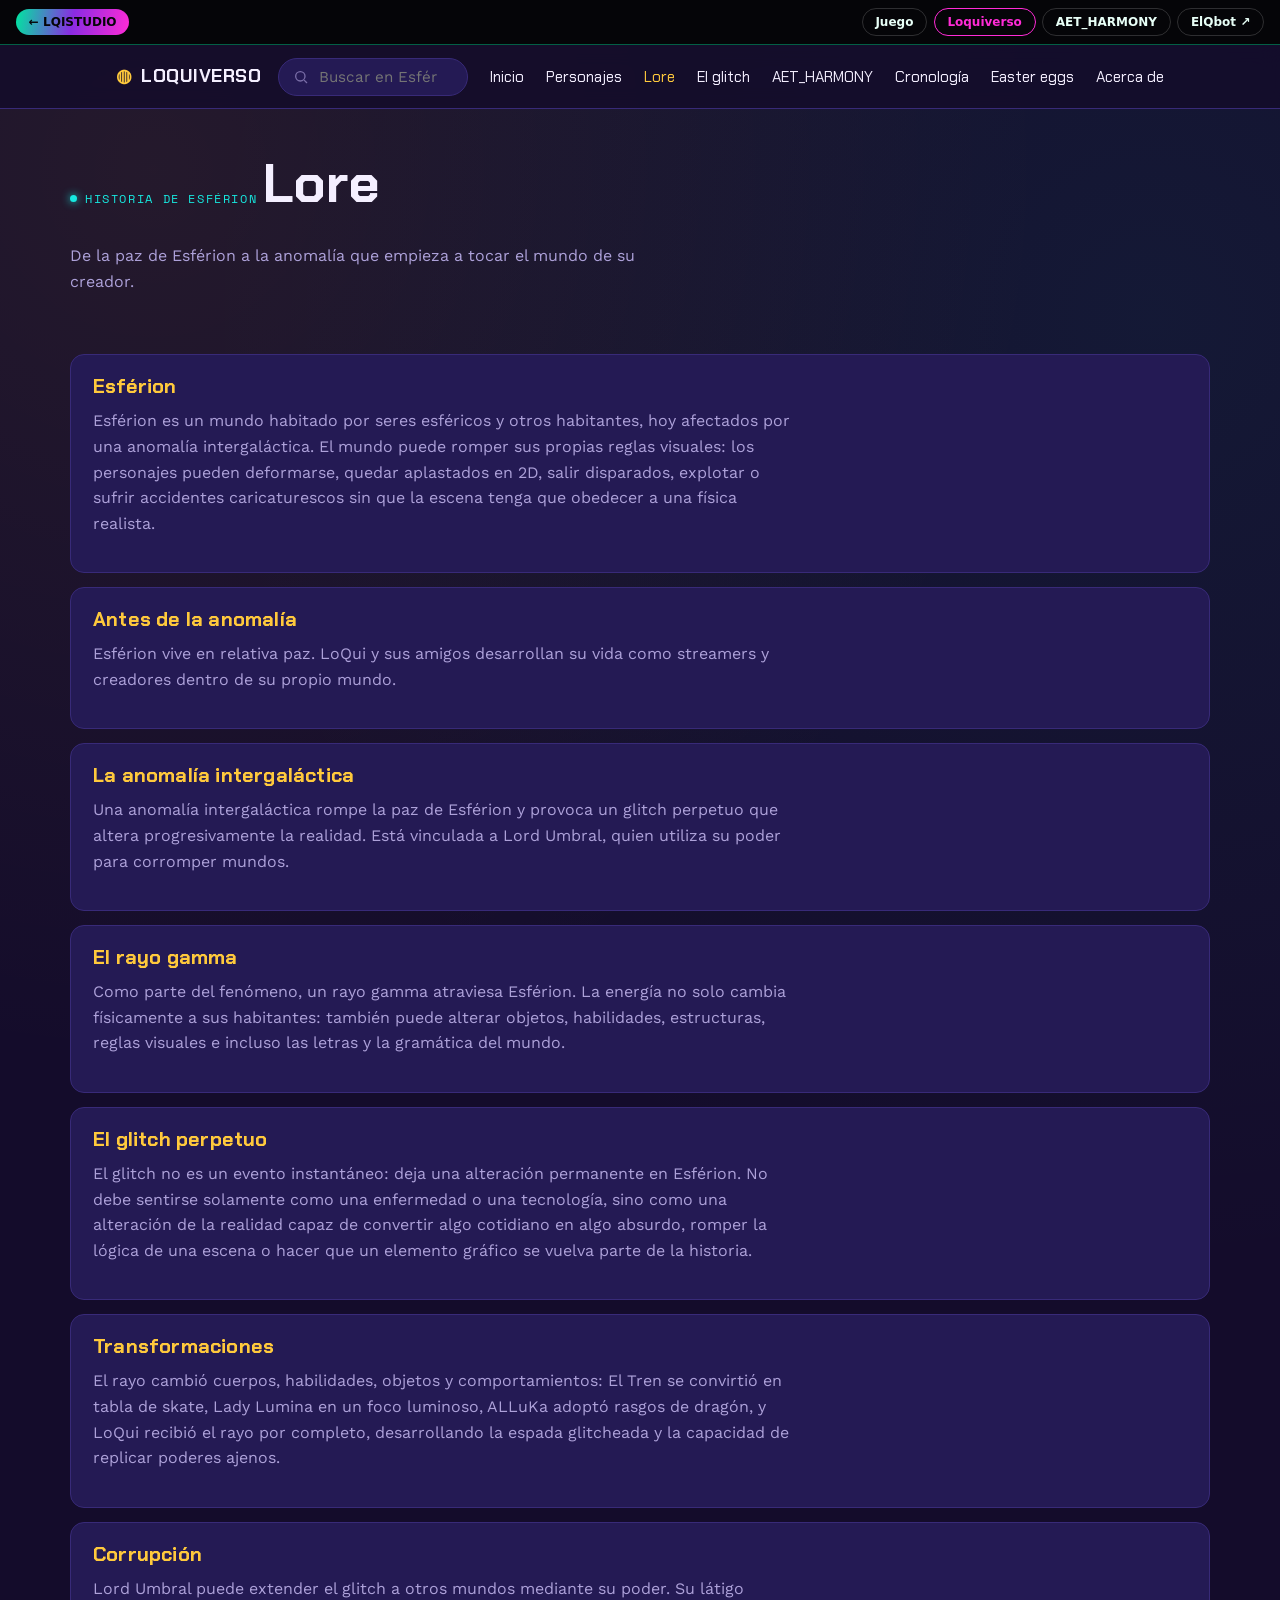
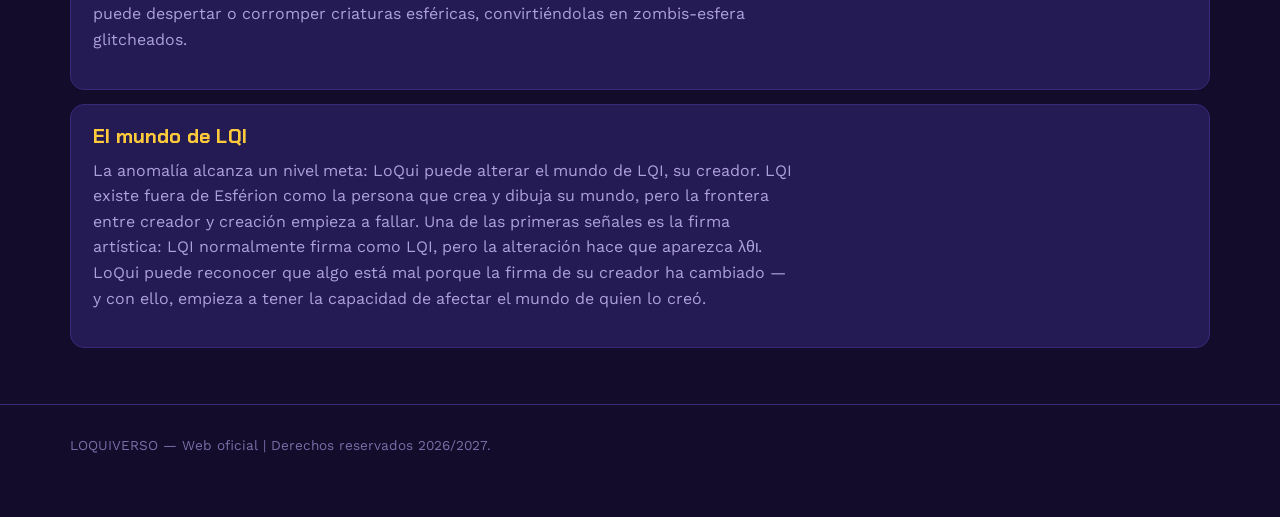
<file: loquiverso/lore.html>
<!DOCTYPE html>
<html lang="es">
<head>
<meta charset="UTF-8">
<meta name="viewport" content="width=device-width, initial-scale=1.0">
<title>Lore — Loquiverso</title>
<meta name="description" content="Esférion, la anomalía intergaláctica, el rayo gamma y cómo el glitch alcanzó el mundo de LQI.">
<link rel="stylesheet" href="css/main.css">
<link rel="stylesheet" href="css/responsive.css">
</head>
<body>
<script src="../lqi-bar.js" data-home="../index.html"></script>
<a class="skip-link" href="#main">Saltar al contenido</a>

<header class="site-header">
  <div class="container">
    <a class="brand" href="index.html"><span class="dot">◍</span> LOQUIVERSO</a>
    <button class="nav-toggle" aria-label="Abrir menú" aria-expanded="false">
      <svg viewBox="0 0 24 24" fill="none" stroke="currentColor" stroke-width="2"><path d="M3 6h18M3 12h18M3 18h18"/></svg>
    </button>
    <nav class="site-nav" aria-label="Navegación principal">
      <div class="nav-search-wrap">
        <div class="nav-search">
          <svg viewBox="0 0 24 24" fill="none" stroke="currentColor" stroke-width="2"><circle cx="11" cy="11" r="7"/><path d="m21 21-4.3-4.3"/></svg>
          <input type="search" placeholder="Buscar en Esférion…" data-search-input aria-label="Buscar">
        </div>
        <div class="search-results" data-search-results hidden></div>
      </div>
      <a href="index.html">Inicio</a>
      <a href="personajes.html">Personajes</a>
      <a href="lore.html" class="is-active">Lore</a>
      <a href="glitch.html">El glitch</a>
      <a href="idioma.html">AET_HARMONY</a>
      <a href="cronologia.html">Cronología</a>
      <a href="easter-eggs.html">Easter eggs</a>
      <a href="about.html">Acerca de</a>
    </nav>
  </div>
</header>

<main id="main">
  <section style="padding-bottom:0;">
    <div class="container">
      <span class="eyebrow">Historia de Esférion</span>
      <h1 data-glitch="Lore" data-text="L0r3">Lore</h1>
      <p style="max-width:60ch;">De la paz de Esférion a la anomalía que empieza a tocar el mundo de su creador.</p>
    </div>
  </section>

  <section>
    <div class="container">
      <div class="lore-list" data-lore-list></div>
    </div>
  </section>
</main>

<footer class="site-footer">
  <div class="container">
    <span>LOQUIVERSO — Web oficial | Derechos reservados 2026/2027.</span>
  </div>
</footer>

<script src="data/characters.js"></script>
<script src="data/lore.js"></script>
<script src="js/main.js"></script>
<script src="js/lore.js"></script>
<script src="js/search.js"></script>
</body>
</html>
</file>
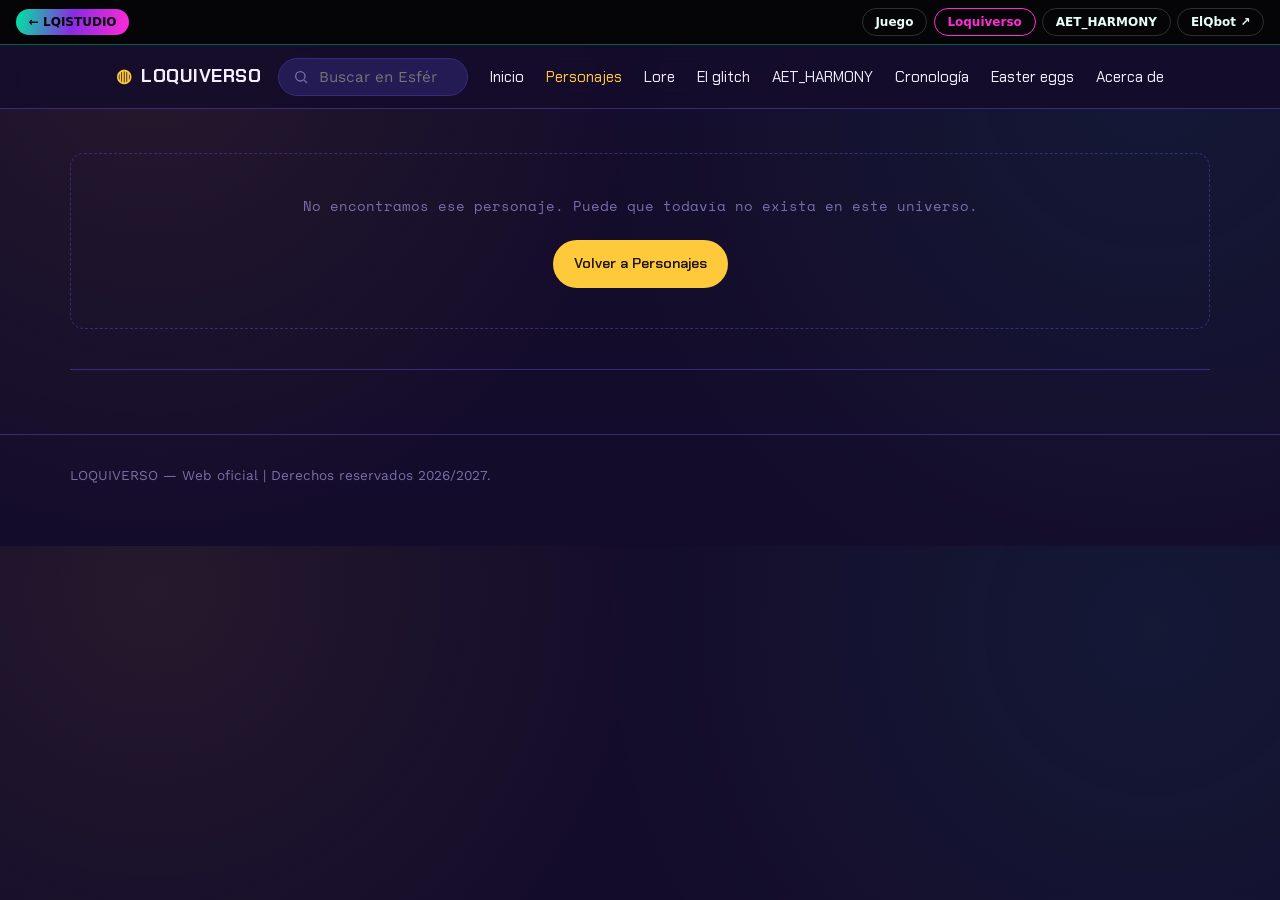
<file: loquiverso/personaje.html>
<!DOCTYPE html>
<html lang="es">
<head>
<meta charset="UTF-8">
<meta name="viewport" content="width=device-width, initial-scale=1.0">
<title>Personaje — Loquiverso</title>
<link rel="stylesheet" href="css/main.css">
<link rel="stylesheet" href="css/responsive.css">
</head>
<body>
<script src="../lqi-bar.js" data-home="../index.html"></script>
<a class="skip-link" href="#main">Saltar al contenido</a>

<header class="site-header">
  <div class="container">
    <a class="brand" href="index.html"><span class="dot">◍</span> LOQUIVERSO</a>
    <button class="nav-toggle" aria-label="Abrir menú" aria-expanded="false">
      <svg viewBox="0 0 24 24" fill="none" stroke="currentColor" stroke-width="2"><path d="M3 6h18M3 12h18M3 18h18"/></svg>
    </button>
    <nav class="site-nav" aria-label="Navegación principal">
      <div class="nav-search-wrap">
        <div class="nav-search">
          <svg viewBox="0 0 24 24" fill="none" stroke="currentColor" stroke-width="2"><circle cx="11" cy="11" r="7"/><path d="m21 21-4.3-4.3"/></svg>
          <input type="search" placeholder="Buscar en Esférion…" data-search-input aria-label="Buscar">
        </div>
        <div class="search-results" data-search-results hidden></div>
      </div>
      <a href="index.html">Inicio</a>
      <a href="personajes.html" class="is-active">Personajes</a>
      <a href="lore.html">Lore</a>
      <a href="glitch.html">El glitch</a>
      <a href="idioma.html">AET_HARMONY</a>
      <a href="cronologia.html">Cronología</a>
      <a href="easter-eggs.html">Easter eggs</a>
      <a href="about.html">Acerca de</a>
    </nav>
  </div>
</header>

<main id="main">
  <section>
    <div class="container">
      <div data-character-page></div>
      <nav class="char-nav" data-character-nav aria-label="Navegar entre personajes"></nav>
    </div>
  </section>
</main>

<footer class="site-footer">
  <div class="container">
    <span>LOQUIVERSO — Web oficial | Derechos reservados 2026/2027.</span>
  </div>
</footer>

<script src="data/characters.js"></script>
<script src="data/lore.js"></script>
<script src="js/main.js"></script>
<script src="js/characters.js"></script>
<script src="js/search.js"></script>
</body>
</html>
</file>
<file: juego/style.css>
@import url('https://fonts.googleapis.com/css2?family=DM+Sans:wght@400;500;600;700&family=Playfair+Display:wght@500;600;700&display=swap');
:root{--paper:#fbf8f0;--ink:#293c32;--muted:#7d8175;--line:#deded0;--orange:#bc542e}*{box-sizing:border-box}body{margin:0;background:var(--paper);color:var(--ink);font-family:'DM Sans',sans-serif}.app{max-width:1530px;margin:auto;padding:0 4%}header{height:110px;display:flex;align-items:center;justify-content:space-between;border-bottom:1px solid var(--line);gap:20px}.brand{font-family:Georgia,serif;font-size:34px;color:var(--ink);text-decoration:none;display:flex;align-items:center;gap:15px}.brand span{font:700 11px 'DM Sans',sans-serif;letter-spacing:2px;max-width:80px}.edition,.eyebrow{font-size:10px;font-weight:700;letter-spacing:2px}.edition{color:var(--muted)}button{font-family:inherit;cursor:pointer}.quiet{border:1px solid var(--line);background:transparent;padding:12px 17px;color:var(--ink);border-radius:5px}main{display:grid;grid-template-columns:210px minmax(320px,1fr) 260px;min-height:750px}aside{padding:35px 25px 30px 0;border-right:1px solid var(--line)}.portrait{height:190px;background:#e8eadc;border-radius:100px 100px 8px 8px;position:relative;display:flex;align-items:end;justify-content:center;overflow:hidden}.lady{font-size:125px;filter:sepia(.15)}.spark{position:absolute;left:20px;top:28px;color:var(--orange);font-size:30px}.bubble{position:absolute;bottom:12px;right:7px;background:#fffdf5;padding:8px 12px;transform:rotate(-7deg);font:italic 14px Georgia;border:1px solid var(--line);box-shadow:2px 3px 0 #293c3220}.identity{padding:25px 0 14px}.identity h2{font:25px 'Playfair Display',Georgia;margin:9px 0}.identity p,.note p{font-size:12px;line-height:1.8;color:var(--muted)}.stat{margin:19px 0}.stat-label{display:flex;justify-content:space-between;font-size:11px}.bar{height:5px;background:#e8e6dc;margin-top:9px;border-radius:3px;overflow:hidden}.bar i{display:block;height:100%;background:#74866b;transition:width .4s}.stat:last-child .bar i{background:#c18c60}.note{border-top:1px solid var(--line);margin-top:28px;padding-top:22px}.note span{font-size:10px;letter-spacing:1px;color:var(--orange)}.story{padding:39px 42px}.topline{display:flex;justify-content:space-between;color:var(--orange);align-items:center}#turn{font-size:11px;color:var(--muted)}#progress{display:flex;gap:6px;margin:18px 0 40px}#progress i{height:3px;background:#e3e2d6;flex:1}#progress i.done{background:var(--orange)}h1{font:500 clamp(32px,3.2vw,49px)/1.15 'Playfair Display',Georgia;letter-spacing:-1px;margin:15px 0 22px}.scene-tag{display:inline-block;font-size:11px;background:#ebeede;padding:7px 10px;border-radius:3px}.narrative{font:17px/1.85 Georgia,serif;color:#5f6558}.prompt{font-size:12px;font-weight:700;margin:28px 0 15px}.choice{width:100%;text-align:left;display:flex;gap:16px;align-items:center;border:1px solid #d9dccd;background:transparent;border-radius:5px;padding:17px;margin:10px 0;color:var(--ink);transition:.2s}.choice:hover{border-color:#74866b;background:#eeefe3;transform:translateX(3px)}.choice:focus-visible,.quiet:focus-visible{outline:3px solid #bc542e;outline-offset:3px}.letter{font:17px Georgia;border:1px solid var(--line);border-radius:50%;width:29px;height:29px;display:grid;place-items:center;flex-shrink:0}.choice strong{font-size:12px;line-height:1.5;display:block}.choice small{display:block;font-size:10px;color:var(--muted);margin-top:5px}.arrow{margin-left:auto;color:#8f9c80}.story-footer{margin-top:30px;border-top:1px solid var(--line);padding-top:19px;display:flex;justify-content:space-between;gap:15px;color:var(--muted);font-size:9px}.right{border-left:1px solid var(--line);padding:35px 0 30px 25px}.world{background:#e9ecdf;padding:22px;border-radius:6px;text-align:center}.world .eyebrow{font-size:8px;letter-spacing:1px}.world h3{font:25px/1.3 'Playfair Display',Georgia}.houses{font-size:70px;margin:22px 0}#rank{border-top:1px solid #ced6c2;padding-top:17px;font-size:11px}.journal{padding-top:35px}.journal h3{font:20px/1.4 Georgia;margin-bottom:24px}.log-item{border-top:1px solid var(--line);padding:15px 0;font-size:11px;line-height:1.7;color:#6c7164}.log-item:first-child{color:var(--ink)}.log-item span{display:block;color:var(--orange);font-size:8px;letter-spacing:1px;margin-bottom:5px}.result{padding:16px;background:#ececdd;border-left:3px solid var(--orange);font-size:12px;line-height:1.8;margin-bottom:25px}.bottom{border-top:1px solid var(--line);padding:22px 0;font-size:9px;letter-spacing:2px;display:flex;justify-content:space-between;color:var(--muted)}.bottom span{letter-spacing:0} @media(max-width:1100px){main{grid-template-columns:180px 1fr}.right{display:none}.story{padding:35px 28px}}@media(max-width:650px){.app{padding:0 5%}header{height:82px}.edition{display:none}.brand{font-size:27px}.quiet{font-size:10px}main{display:block}aside{border:0;padding:20px 0;display:flex;gap:16px;align-items:center}.portrait{height:80px;width:75px;border-radius:40px 40px 5px 5px;flex-shrink:0}.lady{font-size:65px}.bubble,.spark,.identity,.note{display:none}#stats{display:flex;gap:12px;flex:1}.stat{flex:1;margin:0}.stat-label{font-size:9px;display:block}.stat-label b{display:block;margin-top:6px}.story{padding:18px 0 30px}.story-footer{font-size:8px}#progress{margin-bottom:28px}.bottom{font-size:7px}.narrative{font-size:16px}}
/* Dirección visual: barrio retro y diálogo legible. */
body{background:#eeeedd}.world{background:#344d38;padding:13px;border:3px solid #24372d;border-radius:0;box-shadow:4px 4px 0 #c6c9af;color:#e7e9c6}.world h3{font-family:monospace;font-size:22px;letter-spacing:-1px}.world .eyebrow{color:#c5d2a0}.map-hud{display:flex;justify-content:space-between;background:#26382f;color:#e3d28e;font:bold 8px monospace;padding:8px 5px;border:1px solid #849369}#map{display:block;width:100%;height:auto;image-rendering:pixelated;border:2px solid #849369}.map-caption{display:flex;justify-content:space-between;font:7px monospace;color:#d3d8b0;padding:9px 0}.map-caption span:last-child{color:#f4cf69}#rank{border-color:#6d8057;color:#e0e5b8;font-family:monospace}.portrait{border-radius:0;border:3px solid #53674b;background:repeating-linear-gradient(0deg,#dce1c7 0px,#dce1c7 3px,#d6dcbf 3px,#d6dcbf 4px)}.choice{border-radius:0;box-shadow:2px 2px 0 #dddfce}.scene-tag,.quiet{border-radius:0}@media(min-width:1101px){main{grid-template-columns:190px minmax(320px,1fr) 315px}}@media(max-width:1100px){.right{display:block;grid-column:1/-1;border-left:0;border-top:1px solid var(--line);padding:25px 0;display:grid;grid-template-columns:280px 1fr;gap:30px}.journal{padding-top:0}}@media(max-width:650px){.right{display:block}.world{max-width:360px;margin:0 auto 30px}.world h3{margin:12px}.world .eyebrow{font-size:9px}}
#map{cursor:pointer;max-height:440px;object-fit:contain}.map-caption{font-size:7px}.world{position:sticky;top:20px}
/* Modo oscuro: superficies cálidas y contraste suave. */
:root{color-scheme:dark;--paper:#171d1a;--ink:#e3e7d8;--muted:#a4ad9e;--line:#354138;--orange:#eda775}
body{background:var(--paper)}
.portrait{background:repeating-linear-gradient(0deg,#2a382c 0px,#2a382c 3px,#263329 3px,#263329 4px);border-color:#52634b}
.bubble{background:#263128;color:#e3e7d8;border-color:#53604a;box-shadow:2px 3px 0 #0005}
.identity p,.note p{color:var(--muted)}
.bar{background:#323d32}.bar i{background:#91ac7b}.stat:last-child .bar i{background:#d09b6c}
#progress i{background:#364035}#progress i.done{background:var(--orange)}
.scene-tag{background:#2b392c;color:#d4dfbd}
.narrative{color:#c1c9b9}
.choice{background:#202922;border-color:#43513e;color:var(--ink);box-shadow:2px 2px 0 #0c120f}
.choice:hover{background:#2d3a2c;border-color:#91ac7b}
.choice small{color:#afbaa4}.letter{border-color:#536149}.arrow{color:#acbf91}
.result{background:#293228;color:#d7dfcb;border-left-color:var(--orange)}
.quiet{background:#202922;border-color:#43513e;color:var(--ink)}.quiet:hover{background:#2d3a2c}
.world{background:#25372b;border-color:#43553b;box-shadow:4px 4px 0 #101712}
.log-item{color:#b0bba7}.log-item:first-child{color:var(--ink)}
::selection{background:#65814a;color:#fff9df}
</file>
<file: juego/open-world.css>
:root{--paper:#121d21;--ink:#e1e7df;--muted:#91a5a3;--line:#2a3d40;--orange:#e9b97b;color-scheme:dark}*{box-sizing:border-box}body{background:radial-gradient(ellipse at 30% 0,#203638,#111b20 75%);margin:0;font-family:'DM Sans',sans-serif}button{font:inherit;cursor:pointer}button:disabled{opacity:.4;cursor:default}button:focus-visible,a:focus-visible,input:focus-visible{outline:2px solid #e8bf79;outline-offset:4px}.game-shell{max-width:1800px;padding:0 3%;margin:auto}.game-header{height:78px;display:flex;align-items:center;justify-content:space-between;border-bottom:1px solid var(--line);gap:18px}.brand{font-family:Georgia;font-size:30px;display:flex;gap:12px;align-items:center;text-decoration:none;color:#e0d9bd}.brand span{font:700 10px 'DM Sans',sans-serif;letter-spacing:2px;max-width:70px}.edition{font-size:9px;letter-spacing:1.8px;color:#8ca2a1}.edition i{color:#e1b77c;font-style:normal;padding:0 10px}nav{display:flex;gap:6px}nav button{background:transparent;border:1px solid transparent;color:#bbc9c4;padding:10px;font-size:14px}nav button:hover{border-color:#4c6460;background:#243638}nav span{font-size:11px;margin-left:5px}.game-main{padding:22px 0 0}.zone-bar{display:flex;align-items:center;justify-content:space-between;gap:20px;padding:0 0 18px}.eyebrow{font-size:9px;font-weight:700;letter-spacing:2px;color:#a3b6a8}.zone-bar h1{font:28px Georgia;margin:7px 0 0;letter-spacing:0}#stats{display:flex;gap:30px;min-width:330px}.stat{margin:0;flex:1}.stat-label{display:flex;gap:16px;justify-content:space-between;font-size:10px;color:#a6b8ad}.stat-label b{color:#e9e4c9}.bar{height:3px;background:#2c4341;margin-top:9px}.bar i{display:block;height:100%;background:#a9c792;transition:width .4s}.stat:last-child .bar i{background:#dc9578}.viewport{position:relative;border:1px solid #465e57;background:#203a36;overflow:hidden;height:calc(100dvh - 218px);min-height:430px;max-height:1000px;box-shadow:0 15px 55px #0003}#map{display:block;width:100%;height:100%;max-height:none;object-fit:fill;image-rendering:pixelated;cursor:crosshair;touch-action:none;outline:0}.map-top,.map-bottom{position:absolute;left:22px;right:22px;display:flex;justify-content:space-between;gap:15px;font:10px monospace;pointer-events:none;color:#d3e1cb}.map-top{top:18px}.map-top span{background:#152a26e8;border:1px solid #6b80604d;padding:10px 12px;box-shadow:3px 3px #0e211a44}.map-bottom{bottom:16px;font-size:9px;opacity:.8;align-items:center}.map-bottom i{color:#acbd77;font-size:7px}kbd{font:9px monospace;padding:4px;border:1px solid #c9d2b34d;background:#173127aa}.below-map{display:flex;justify-content:space-between;color:#7e9690;font-size:10px;padding:14px 0}.touch-controls{display:none}#toast{position:absolute;top:65px;left:50%;transform:translateX(-50%);opacity:0;transition:opacity .2s;max-width:80%;pointer-events:none;background:#152820ed;border:1px solid #728864;padding:10px 15px;font-size:12px;color:#e0e4c5;line-height:1.6}#toast.visible{opacity:1}.interact{position:absolute;bottom:65px;left:50%;transform:translateX(-50%);background:#e8dfb4;color:#253c32;font:700 12px monospace;border:2px solid #273d31;padding:12px 18px;box-shadow:4px 4px #12281e66;animation:float 2s ease-in-out infinite}.pixel-box{background:#f1efdb;color:#253435;border:3px solid #172b2d;box-shadow:5px 5px 0 #122124aa;border-radius:2px;outline:2px solid #e2e4ce;outline-offset:-7px}.dialog{position:absolute;left:50%;right:auto;bottom:38px;transform:translateX(-50%);width:min(540px,90%);padding:15px 18px 20px;max-height:70%;overflow:auto;animation:bubble-pop .18s ease-out}.dialog:before,.dialog:after{content:'';position:absolute;background:#172b2d;width:7px;height:7px}.dialog:before{top:0;left:0}.dialog:after{bottom:0;right:0}.dialog-head{display:flex;align-items:center;justify-content:space-between;gap:16px;font:700 10px monospace;color:#537066;letter-spacing:1px}.dialog-head button{background:none;border:0;color:inherit;padding:4px;font-size:15px}.dialog p{font:14px/1.55 'DM Sans',sans-serif;margin:10px 0 12px}.dialog .choice{background:#e6e6ce;color:#263c36;border:1px solid #b4c2aa;box-shadow:none;margin:5px 0;padding:9px 11px;width:100%;display:flex;align-items:center;gap:8px;text-align:left;transition:background .15s;transform:none}.dialog .choice:before{content:'›';font:700 16px monospace;color:#607b57}.dialog .choice:hover{background:#d5ddbf;border-color:#6c855f;transform:none}.dialog .choice strong{font-size:11px;font-weight:500;line-height:1.45}.dialog-marker{position:absolute;bottom:6px;right:13px;font-size:10px;color:#345446;animation:blink 1.3s steps(2) infinite}dialog{background:#17292c;color:var(--ink);border:1px solid #60796c;padding:32px;max-height:88dvh;width:min(480px,92vw);overflow:auto;box-shadow:15px 20px 100px #0008}dialog::backdrop{background:#071316b8;backdrop-filter:blur(7px)}dialog h2{font:32px/1.1 Georgia;letter-spacing:-.7px;margin:18px 0}dialog p{font-size:13px;line-height:1.8;color:#a9bdb5}dialog h3{font-size:11px;letter-spacing:1px;margin-top:26px}.modal-x{position:absolute;top:14px;right:15px;background:none;color:#a8beb1;border:0;padding:8px}.primary{background:#d8c894;color:#243a32;border:1px solid #f1e0ab;padding:12px 20px;font-size:12px;font-weight:700}.primary:hover{background:#ead9a2}.text-button{background:none;border:0;color:#b6c7b8;padding:12px;font-size:11px}.wide-modal{width:min(650px,93vw)}.modal-actions{display:flex;justify-content:space-between;gap:20px;margin-top:25px}.menu-modal{padding:0;width:min(820px,94vw);overflow:hidden;max-height:94dvh}.menu-modal[open]{display:grid;grid-template-columns:42% 58%}.menu-art{position:relative;background:linear-gradient(#376560,#233d39);overflow:hidden;min-height:560px;border-right:1px solid #60796c44}.menu-art:after{content:'';position:absolute;inset:0;background:repeating-linear-gradient(0deg,transparent 0,transparent 3px,#112b2515 3px,#112b2515 4px);pointer-events:none}.menu-sun{position:absolute;width:180px;height:180px;border-radius:50%;background:#cead6b;opacity:.4;top:70px;left:65px;box-shadow:0 0 90px #d2b98522}.voxel-house{position:absolute;width:120px;height:140px;background:#c3b58b;transform:skewY(25deg);box-shadow:45px -20px 0 #8e957b,46px -21px 0 2px #2d4940;bottom:90px;left:-20px}.voxel-house:before{content:'';position:absolute;top:-35px;width:120px;height:35px;background:#9a624d}.voxel-house:after{content:'';position:absolute;top:25px;left:20px;width:20px;height:30px;background:#45685d;box-shadow:40px 0 #45685d,0 50px #45685d,40px 50px #45685d}.house-two{left:190px;bottom:45px;transform:skewY(-25deg);height:170px;background:#ada788}.menu-character{position:absolute;font-size:130px;bottom:80px;left:105px;filter:drop-shadow(12px 14px 0 #11281c44);animation:float 3s ease-in-out infinite}.menu-gossip{position:absolute;top:230px;left:60px;transform:rotate(-5deg);padding:18px;font:16px/1.4 monospace;z-index:1}.menu-art>span{position:absolute;bottom:25px;left:25px;font:8px monospace;letter-spacing:2px;color:#b9c8ae}.menu-copy{padding:38px 40px}.menu-copy h2{font:58px/.98 Georgia;margin:25px 0 18px;color:#e7e5cf;letter-spacing:-2px}.menu-copy h2 em{font-weight:400;color:#d6b87b}.menu-copy>p{font-size:12px}.menu-actions{display:grid;gap:8px;margin-top:26px}.menu-actions button{display:flex;justify-content:space-between;padding:12px 15px;border:1px solid #415c51;background:#1c3333;color:#ccd9c6;text-align:left;font-size:12px}.menu-actions button:hover{border-color:#a9b987}.menu-actions .primary{background:#d8c894;color:#243a32}.menu-copy .menu-foot{font:8px monospace;letter-spacing:1px;color:#78948a;margin-top:24px}.tutorial-icon{font:65px monospace;color:#d5be87;margin-top:18px}.tutorial-demo{background:#233d37;border:1px solid #426353;padding:20px;text-align:center;color:#d7dabb;font:16px monospace;letter-spacing:3px}.save-slot{display:flex;justify-content:space-between;align-items:center;gap:15px;border:1px solid #395749;background:#1d3331;padding:16px;margin:10px 0}.save-slot strong{display:block;color:#dedbb9;font-size:13px}.save-slot small{display:block;color:#96ada1;font-size:10px;line-height:1.8;margin-top:5px}.save-slot button{padding:9px 13px;background:#304c3e;color:#dae0c4;border:1px solid #637959;font-size:11px;margin-left:6px}.save-slot button:hover{background:#42604a}#save-feedback{color:#e0c787}#mission{background:#233d32;border:1px solid #47654c;padding:14px;font-size:12px;line-height:1.7}#people{display:grid;grid-template-columns:repeat(2,1fr);gap:4px 15px}.person{display:flex;gap:9px;align-items:center;color:#c2d1bd;background:none;border:0;border-bottom:1px solid #355043;padding:12px 0;font-size:12px;text-align:left}.person i{width:8px;height:12px;box-shadow:0 -3px #d2b18b}.person span:last-child{margin-left:auto;font-size:10px}.log-item{border-top:1px solid #355043;padding:12px 0;font-size:11px;color:#a0b5a5;line-height:1.7}.audio-panel{margin-top:20px}.audio-panel label{display:flex;justify-content:space-between;align-items:center;font-size:12px;color:#c3d1c0;margin:23px 0}.audio-panel input[type=range]{width:55%;accent-color:#b6c58c}.audio-panel input[type=checkbox]{accent-color:#b6c58c}.audio-panel p{font-size:11px}.credits-link{padding:0;background:none;border:0;color:#d5ba86;text-decoration:underline;text-underline-offset:5px;font-size:11px}#credits-list{list-style:none;padding:0}#credits-list li{padding:12px 0;border-bottom:1px solid #355043}#credits-list strong,#credits-list span,#credits-list code{display:block}#credits-list strong{font-size:13px;color:#d8c58e}#credits-list span{font-size:11px;margin:6px 0}#credits-list code{font-size:9px;overflow-wrap:anywhere;color:#91a696}#zone-reveal{position:absolute;inset:0;display:grid;place-items:center;pointer-events:none;font:40px Georgia;letter-spacing:3px;color:#f5e4b4;text-shadow:0 4px 15px #000;opacity:0}#zone-reveal.play{animation:zone-entry 2.4s ease forwards}#impact{position:absolute;inset:0;pointer-events:none;opacity:0;background:radial-gradient(ellipse at center,transparent 30%,#f0c87d55)}#impact.play{animation:impact .7s ease-out}.reduced-motion *{animation:none!important;scroll-behavior:auto!important}[hidden]{display:none!important}@keyframes float{50%{translate:0 -5px}}@keyframes blink{50%{opacity:0}}@keyframes bubble-pop{from{opacity:0;translate:0 10px;scale:.97}to{opacity:1;translate:0 0;scale:1}}@keyframes zone-entry{0%,100%{opacity:0;letter-spacing:8px}20%,75%{opacity:1;letter-spacing:3px}}@keyframes impact{0%{opacity:1}100%{opacity:0}}@media(max-width:850px){.edition{display:none}.game-header{height:65px}.game-shell{padding:0 2%}.viewport{height:calc(100dvh - 205px);min-height:420px}.map-top{left:12px;right:12px}.zone-bar{gap:10px}#stats{min-width:260px;gap:15px}.zone-bar h1{font-size:23px}.map-bottom{font-size:8px;left:12px;right:12px}.menu-copy{padding:30px}.menu-art{min-height:540px}}@media(max-width:600px){nav span{display:none}nav button{padding:9px}.brand{font-size:26px}.brand span{font-size:8px}.zone-bar{align-items:end}.zone-bar .eyebrow{font-size:7px;letter-spacing:1px}.zone-bar h1{font-size:20px}#stats{min-width:0;gap:12px;width:52%}.stat-label{display:block;font-size:8px}.stat-label b{display:block;font-size:12px;margin-top:4px}.viewport{min-height:380px;height:calc(100dvh - 245px)}.map-top{font-size:8px;top:10px}.map-top span{padding:8px}.map-bottom{display:none}.below-map{font-size:8px}.below-map>span:first-child{max-width:60%}.touch-controls{display:flex;gap:7px;padding-bottom:10px}.touch-controls button{background:#233d38;border:1px solid #46604d;color:#d8ddc2;padding:10px 16px;touch-action:none}.touch-controls button:last-child{margin-left:auto}.dialog{bottom:12px;width:94%;max-height:80%;padding:13px}.dialog p{font-size:12px}.dialog .choice{padding:8px}.dialog .choice strong{font-size:10px}.interact{bottom:25px;font-size:11px}.menu-modal[open]{grid-template-columns:1fr}.menu-art{display:none}.menu-copy{padding:30px}.menu-copy h2{font-size:52px;margin:18px 0}.menu-copy p{margin-bottom:0}.menu-actions{margin-top:20px}.menu-actions button{padding:11px}.panel-modal{padding:25px}dialog h2{font-size:28px}.save-slot{padding:12px;gap:8px}.save-slot button{padding:8px}.map-top span:last-child{display:none}.map-top span:first-child{max-width:95%}#zone-reveal{font-size:25px}}@media(prefers-reduced-motion:reduce){*{animation:none!important;scroll-behavior:auto!important}}
/* El escenario ocupa una sola columna; el HUD nunca compite con el mapa. */
.game-main{display:block;min-height:0}.game-header{max-width:none}.dialog:focus-within{outline-color:#d7debd}.dialog .choice:focus-visible{outline:2px solid #567453;outline-offset:1px}
canvas.menu-character{width:176px;height:260px;left:85px;bottom:55px;image-rendering:pixelated;filter:drop-shadow(7px 9px 0 #142c2744);animation:none}.evidence-card{border:1px solid #466450;background:#21392f;padding:12px;margin:8px 0;font-size:11px;line-height:1.7}.evidence-card strong{display:block;color:#e2cf98}.evidence-card p{font-size:11px;margin:6px 0}.evidence-card button{border:1px solid #7b8e60;background:#36513c;color:#dbe0bb;padding:7px 11px;font-size:10px}.case-targets{display:flex;gap:8px;flex-wrap:wrap;margin:12px 0}.case-targets span{font-size:10px;padding:6px 8px;background:#304635;color:#d1dcbf}.case-status{font-size:11px;color:#d7bc7e;line-height:1.7}.newspaper{background:#d7d2ad;color:#2c3b30;padding:15px;margin:15px 0;font:16px/1.4 Georgia}.newspaper small{font:8px monospace;display:block;letter-spacing:2px;margin-bottom:8px}.city-impact{font-size:11px;line-height:1.7;margin:8px 0;padding:10px;border-left:2px solid #b69c68;background:#243b32}
.shop-wallet{display:flex;justify-content:space-between;color:#a2b9a7;background:#294336;border:1px solid #466447;padding:13px;font-size:12px;margin:20px 0}.shop-wallet strong{color:#e6cc8f}.shop-item{display:grid;grid-template-columns:35px 1fr auto;align-items:center;gap:14px;border-top:1px solid #385344;padding:19px 0}.shop-icon{font-size:24px;color:#d9c693}.shop-item small{display:block;font:8px monospace;letter-spacing:1px;color:#88a58a;margin-bottom:5px}.shop-item strong{display:block;font-size:13px;color:#dce2c8}.shop-item p{font-size:11px;line-height:1.7;margin:6px 0 0}.shop-item button{font-size:10px;background:#c8bb8a;color:#20382d;border:1px solid #e4d4a0;padding:10px 12px;white-space:nowrap}.shop-item button:disabled{background:#2e4838;color:#9eb295;border-color:#4b634a;opacity:.65}#shop-message{color:#ddc896;font-size:12px}#coin-count{font:10px monospace;color:#e1c585;margin-left:3px}@media(max-width:600px){nav button{padding:7px}#coin-count{font-size:9px}.shop-item{grid-template-columns:24px 1fr;gap:10px}.shop-item button{grid-column:2;justify-self:start}.shop-item strong{font-size:12px}.shop-icon{font-size:20px}}

.proof-photo{display:block;width:100%;max-width:360px;height:auto;image-rendering:pixelated;border:5px solid #e5dfbd;margin-top:12px;transform:rotate(-1deg)}
.status-cluster{display:flex;gap:28px;align-items:center}#lives{color:#e5a594;font:22px monospace;letter-spacing:3px;white-space:nowrap}.map-top{align-items:start;flex-wrap:wrap}.map-top span:first-child{margin-right:auto}.map-top #position{margin-left:auto}.map-top button{pointer-events:auto;background:#1d3730dc;color:#c3ddba;border:1px solid #69875b88;padding:10px 12px;font:10px monospace}.map-top button[aria-pressed=false]{color:#91a391;border-color:#4c6258}.support-row{display:grid;grid-template-columns:90px 1fr 65px;gap:12px;align-items:center;width:100%;text-align:left;background:none;border:0;border-bottom:1px solid #365243;color:#cdd9c5;padding:10px 0;font-size:11px}.support-row b{font:10px monospace;text-align:right;color:#d7c58e}.support-meter{height:4px;background:#334c3b}.support-meter i{display:block;height:100%;background:#9abc83}.choice:disabled{opacity:.5;cursor:default}.choice:disabled:hover{transform:none!important}@media(max-width:850px){.status-cluster{gap:15px}#lives{font-size:19px}}@media(max-width:600px){.status-cluster{width:55%;display:block}#lives{font-size:15px;letter-spacing:2px;text-align:right;margin-bottom:8px}.status-cluster #stats{width:100%;gap:10px}.map-top{gap:5px}.map-top button{font-size:8px;padding:7px}.map-top span:first-child{max-width:75%}.map-top #position{display:none}.support-row{grid-template-columns:75px 1fr 60px;gap:8px}}
#suspicion-indicator{padding:8px 10px;margin-top:8px;background:#e1e6d0;color:#4e6856;font:10px/1.5 monospace}#suspicion-indicator>i{display:block;height:4px;background:#c6ceb5;margin-top:5px}#suspicion-indicator b{display:block;height:100%;background:#7c9a63}#suspicion-indicator[data-level=medium]{background:#ece0be;color:#79613b}#suspicion-indicator[data-level=medium] b{background:#ba9650}#suspicion-indicator[data-level=high]{background:#eed0bb;color:#884e3d}#suspicion-indicator[data-level=high] b{background:#c0755c}
.network-legend{position:absolute;bottom:48px;left:18px;display:flex;gap:13px;padding:8px 10px;background:#132b26db;border:1px solid #4a69594d;font:9px monospace;pointer-events:none}.network-legend .ally{color:#a1dbad}.network-legend .affected{color:#f0a090}.network-legend .pending{color:#e3c98f}.support-row[data-state=ally],.person[data-state=ally]{color:#a3dcb0}.support-row[data-state=affected],.person[data-state=affected]{color:#efa294}.support-row[data-state=affected] b{color:#efa294}.support-row[data-state=affected] .support-meter i{background:#cf8173}@media(max-width:600px){.network-legend{left:10px;bottom:10px;font-size:8px;gap:9px;padding:7px}.interact{bottom:47px}}
/* Mantener el mapa y los controles dentro de la pantalla, también con títulos largos. */
.game-shell{height:100dvh;display:flex;flex-direction:column}.game-header{flex-shrink:0}.game-main{display:flex;flex:1;flex-direction:column;min-height:0}.zone-bar,.below-map,.touch-controls{flex-shrink:0}.viewport{flex:1;height:auto;min-height:200px}.touch-controls{padding-bottom:8px}.map-top button{flex-shrink:0}@media(max-width:600px){.zone-bar .eyebrow{line-height:1.5;display:block}.zone-bar h1{font-size:18px}.zone-bar>div:first-child{max-width:43%}.dialog{max-height:88%}.below-map{padding:10px 0}.network-legend{z-index:0}.dialog{z-index:2}}
.inventory-modal{width:min(1080px,96vw);padding:30px;max-height:92dvh}.bag-heading{display:flex;justify-content:space-between;align-items:center;gap:25px}.bag-heading h2{margin:13px 0}.archive-label{font-size:10px;color:#a7bdac;display:grid;gap:7px;max-width:240px}select,input[type=text],#rumor-headline{background:#243c34;color:#e0e4cf;border:1px solid #536b52;border-radius:0;padding:10px;font:12px 'DM Sans',sans-serif;max-width:100%}.bag-tabs{display:flex;gap:7px;flex-wrap:wrap;margin:20px 0}.bag-tabs button{background:#243d33;color:#bcd0b9;border:1px solid #3f604b;padding:9px 15px;font-size:11px}.bag-tabs button[aria-pressed=true]{background:#d4c18d;color:#263e31;border-color:#efdaa3}.bag-layout{display:grid;grid-template-columns:240px 1fr;gap:22px;align-items:start}.bag-items{display:grid;gap:8px}.bag-card{padding:14px;background:#233c32;border:1px solid #44634b;color:#d7dfc7;text-align:left;display:grid;grid-template-columns:25px 1fr;gap:12px}.bag-card.selected{border-color:#d5bb83;background:#304a3a}.bag-card.locked{opacity:.6}.bag-card .item-icon{font:24px monospace;color:#d8c38d}.bag-card strong{display:block;font-size:12px}.bag-card small{display:block;color:#9db49c;font-size:10px;margin-top:6px;line-height:1.5}.evidence-viewer{padding:22px;background:#1b302d;border:1px solid #46634c;min-height:335px;min-width:0}.evidence-viewer h3{font:23px Georgia;margin:5px 0 15px;letter-spacing:0}.evidence-viewer p{font-size:12px;line-height:1.8}.evidence-meta{font:8px monospace;letter-spacing:1.5px;color:#c5b984;margin-bottom:12px}.document-paper{background:#eee7cb;color:#344236;padding:25px;font:13px/1.9 Georgia;box-shadow:4px 4px #0d211b88}.document-paper p{color:#425445}.document-paper h4{font:bold 14px monospace;margin:12px 0}.document-paper table{width:100%;font:11px/1.7 monospace;border-collapse:collapse;margin:18px 0}.document-paper td{padding:8px 5px;border-top:1px solid #c4c5a7}.document-stamp{display:inline-block;padding:5px 8px;border:2px solid #8d5c4d;color:#8d5c4d;font:10px monospace;rotate:-3deg;margin-top:12px}.media-caption{font-size:10px!important;color:#a3b69f!important}.evidence-viewer audio,.evidence-viewer video{width:100%;display:block;margin:15px 0}.evidence-viewer video{max-height:320px;background:#132921;image-rendering:pixelated}.evidence-transcript{padding:14px;border-left:2px solid #9ca972;background:#274035;font-size:12px;line-height:1.8;color:#d9dfc4}.photo-window{overflow:auto;max-height:380px;background:#132821;padding:10px}.photo-window img{display:block;width:100%;image-rendering:pixelated;max-width:none}.photo-zoom{display:flex;justify-content:space-between;align-items:center;font-size:10px;color:#abc1a5;margin:12px 0}.viewer-actions{display:flex;gap:10px;flex-wrap:wrap;margin-top:20px}.viewer-actions button{font-size:11px;padding:10px 14px}.rumor-workbench{border-top:1px solid #496149;margin-top:26px;padding-top:22px}.workbench-heading{display:flex;justify-content:space-between;align-items:center;gap:20px}.workbench-heading h3{font:24px Georgia;margin:8px 0}#rumor-form{display:grid;grid-template-columns:1fr 1fr;gap:16px;margin-top:20px}#rumor-form>label{display:grid;gap:8px;font-size:11px;color:#b5c8ad}#rumor-form fieldset,#rumor-form>label[for=rumor-headline],#rumor-validation,.workbench-actions{grid-column:1/-1}#rumor-form fieldset{border:1px solid #50674e;padding:12px}#rumor-form legend{font-size:10px;color:#b5c8ad}#rumor-evidence{display:flex;gap:15px;flex-wrap:wrap}#rumor-evidence label{font-size:11px;display:flex;gap:6px;align-items:center}#rumor-evidence input{accent-color:#c5b77f}#rumor-validation{font-size:11px;line-height:1.8;margin:0}.workbench-actions{display:flex;gap:10px}.draft-card{background:#2d4434;border-left:3px solid #c5b278;padding:15px;margin-top:15px}.draft-card strong{font-size:13px;color:#e1dab5}.draft-card p{font-size:11px}.draft-card button{background:#d0bf89;border:1px solid #e2d39e;color:#24392e;padding:10px;font-size:11px}.empty-bag{border:1px dashed #546a52;padding:20px;font-size:12px;color:#b1c2a7}@media(max-width:750px){.inventory-modal{padding:23px 18px}.bag-layout{grid-template-columns:1fr}.bag-items{grid-template-columns:repeat(2,1fr)}.bag-card{padding:10px;gap:7px;grid-template-columns:20px 1fr}.bag-card strong{font-size:11px}.bag-card .item-icon{font-size:20px}.bag-heading{display:block}.archive-label{max-width:none;margin-top:18px}.bag-heading h2{font-size:27px}.bag-tabs{gap:5px}.bag-tabs button{padding:8px 11px}.evidence-viewer{padding:15px;min-height:0}.document-paper{padding:18px}.workbench-heading{display:block}.workbench-heading button{margin-top:14px}#rumor-form{grid-template-columns:1fr}#rumor-form>label{grid-column:1/-1}.game-header nav{gap:1px}.game-header nav button{padding:7px}.brand{gap:7px}}@media(max-width:390px){.game-header nav button{padding:6px}.brand span{font-size:7px;max-width:55px}.brand{font-size:23px}.game-header{gap:4px}}
</file>
<file: juego/hud.css>
/* HUD de juego: el escenario ocupa toda la ventana y toda la pantalla completa. */
html,body.hud-mode{width:100%;height:100%;overflow:hidden}.hud-mode .game-shell{position:fixed;inset:0;height:100dvh;max-width:none;margin:0;padding:0;display:block}.hud-mode .game-main{display:block;width:100%;height:100%;padding:0}.hud-mode .viewport{position:absolute;inset:0;width:100%;height:100%;min-height:0;max-height:none;margin:0;border:0;box-shadow:none}.hud-mode #map{width:100%;height:100%}.hud-mode .game-header{position:absolute;z-index:20;left:50%;bottom:max(18px,env(safe-area-inset-bottom));top:auto;transform:translateX(-50%);display:flex;align-items:center;justify-content:center;gap:0;width:max-content;max-width:calc(100% - 24px);height:auto;min-height:54px;padding:6px 10px;background:#112a25ed;border:1px solid #57745d;box-shadow:0 8px 30px #07181177;backdrop-filter:blur(10px)}.hud-mode .game-header .brand,.hud-mode .game-header .edition{display:none}.hud-mode .game-header nav{display:flex;gap:3px;flex-wrap:nowrap}.hud-mode .game-header nav button{min-width:42px;min-height:40px;display:flex;align-items:center;justify-content:center;gap:6px;padding:10px 12px;border:1px solid transparent;color:#d1ddc4;font-size:17px}.hud-mode .game-header nav button span{font-size:10px;margin:0;white-space:nowrap}.hud-mode .game-header nav button:hover{background:#2a4735;border-color:#78905d}.hud-mode #fullscreen-button{border-left:1px solid #45644e;color:#e2cb8f}.hud-mode #fullscreen-button[aria-pressed=true]{background:#304a36}.hud-mode .zone-bar{position:absolute;z-index:10;top:max(18px,env(safe-area-inset-top));left:max(18px,env(safe-area-inset-left));right:auto;width:316px;max-width:calc(100% - 40px);margin:0;padding:14px 16px;display:block;background:#122b25e8;border:1px solid #607a535e;backdrop-filter:blur(8px);box-shadow:0 6px 20px #0b21183b;pointer-events:none}.hud-mode .zone-bar>div:first-child{max-width:none}.hud-mode .zone-bar #chapter{display:block;font:8px/1.5 monospace;color:#a9bea1;letter-spacing:1px}.hud-mode .zone-bar h1{font:21px/1.2 Georgia;margin:6px 0 10px;letter-spacing:0}.hud-mode .status-cluster{display:flex;align-items:center;width:100%;gap:13px}.hud-mode #lives{font:19px monospace;letter-spacing:1px;margin:0;text-align:left}.hud-mode #stats{width:auto;min-width:0;flex:1;gap:11px;display:flex;margin:0}.hud-mode .stat-label{display:block;font-size:8px;line-height:1.3}.hud-mode .stat-label b{display:block;font:11px monospace;margin-top:3px}.hud-mode .bar{height:3px;margin-top:5px}.hud-mode .hud-save-status{display:block;margin-top:9px;color:#7f9e82;font:8px monospace}.hud-mode .below-map{display:none}.hud-mode .map-top{position:absolute;z-index:9;top:max(18px,env(safe-area-inset-top));left:auto;right:max(18px,env(safe-area-inset-right));width:255px;max-width:40%;display:grid;grid-template-columns:1fr auto;gap:6px;align-items:start}.hud-mode .map-top #objective{grid-column:1/-1;max-width:none;margin:0;padding:10px;font:10px/1.5 monospace;box-shadow:none}.hud-mode .map-top #position{display:block;max-width:none;margin:0;padding:7px;font:9px monospace;align-self:center}.hud-mode .map-top button{padding:7px 9px;font-size:9px;min-height:30px}.hud-mode .map-bottom{display:none}.hud-mode .hud-hint{position:absolute;right:20px;bottom:22px;pointer-events:none;color:#b7c9a9;font:9px monospace;text-shadow:0 1px 4px #001b12}.hud-mode .network-legend{bottom:22px;left:20px;z-index:4}.hud-mode .interact{bottom:92px;z-index:8}.hud-mode .dialog{z-index:15;bottom:90px;max-height:calc(100dvh - 170px)}.hud-mode #toast{z-index:13;top:170px;max-width:60%;font-size:12px}.hud-mode .touch-controls{display:none}.hud-mode.hud-speaking .network-legend,.hud-mode.hud-speaking .hud-hint{opacity:.25}.hud-mode.hud-speaking .touch-controls{display:none!important}.hud-mode:fullscreen,.hud-mode:-webkit-full-screen{background:#183a31}#fullscreen-status{font-size:11px;color:#d7bd85;margin-top:12px}#fullscreen-status:empty{display:none}@media(max-width:1050px){.hud-mode .hud-hint{display:none}.hud-mode .game-header nav button{padding:10px}.hud-mode .game-header nav button span{display:none}}@media(max-width:650px){.hud-mode .zone-bar{left:10px;top:max(10px,env(safe-area-inset-top));width:235px;max-width:64%;padding:10px}.hud-mode .zone-bar h1{font-size:17px;margin:4px 0 8px}.hud-mode .zone-bar #chapter{font-size:7px;letter-spacing:.5px}.hud-mode #lives{font-size:16px}.hud-mode .status-cluster{gap:8px}.hud-mode #stats{gap:8px}.hud-mode .stat-label{font-size:7px}.hud-mode .stat-label b{font-size:10px}.hud-mode .hud-save-status{font-size:7px;margin-top:7px}.hud-mode .map-top{top:max(10px,env(safe-area-inset-top));right:10px;width:30%;max-width:30%;display:flex;flex-direction:column;align-items:stretch;gap:5px}.hud-mode .map-top #objective{font-size:8px;padding:7px;line-height:1.5}.hud-mode .map-top #position{display:none}.hud-mode .map-top button{font-size:8px;padding:6px;min-height:27px}.hud-mode .game-header{bottom:max(10px,env(safe-area-inset-bottom));min-height:50px;padding:4px 6px;max-width:calc(100% - 18px)}.hud-mode .game-header nav{gap:0}.hud-mode .game-header nav button{min-width:40px;min-height:40px;padding:8px;font-size:17px}.hud-mode .network-legend{left:50%;bottom:70px;transform:translateX(-50%);font-size:8px;gap:10px;white-space:nowrap}.hud-mode .touch-controls{display:grid;grid-template-columns:repeat(3,40px);grid-template-rows:repeat(2,40px);gap:4px;position:absolute;left:16px;bottom:106px;z-index:7;margin:0;padding:0;width:128px;pointer-events:none}.hud-mode .touch-controls button{pointer-events:auto;min-width:40px;min-height:40px;padding:0;background:#17382bc7;border:1px solid #829766;color:#e3e4bd;backdrop-filter:blur(5px);margin:0;font-size:20px}.hud-mode .touch-controls [data-move=up]{grid-column:2;grid-row:1}.hud-mode .touch-controls [data-move=left]{grid-column:1;grid-row:2}.hud-mode .touch-controls [data-move=down]{grid-column:2;grid-row:2}.hud-mode .touch-controls [data-move=right]{grid-column:3;grid-row:2}.hud-mode #touch-talk{position:fixed;right:18px;bottom:106px;width:80px;height:44px;font-size:12px}.hud-mode .dialog{bottom:82px;width:94%;max-height:calc(100dvh - 175px)}.hud-mode .interact{bottom:204px;font-size:11px}.hud-mode #toast{top:185px;max-width:88%;font-size:11px}.hud-mode #zone-reveal{font-size:24px}}@media(max-height:520px) and (min-width:651px){.hud-mode .zone-bar{padding:9px 12px;width:280px}.hud-mode .zone-bar h1{font-size:16px;margin-bottom:6px}.hud-mode .hud-save-status{display:none}.hud-mode .game-header{bottom:10px;min-height:44px;padding:3px 6px}.hud-mode .game-header nav button{min-height:35px}.hud-mode .dialog{bottom:70px;max-height:calc(100dvh - 90px)}.hud-mode #toast{top:125px}}
/* Texto de interfaz y bocadillos con tamaño real en pantalla. */
.dialog p{font-size:16px;line-height:1.65}.dialog .choice strong{font-size:13px;line-height:1.55}.dialog .choice{padding:11px 13px}.dialog-head{font-size:12px;letter-spacing:.5px}#tracking-card{position:absolute;z-index:12;left:20px;top:174px;display:flex;align-items:center;gap:10px;max-width:calc(100% - 40px);padding:10px 12px;background:#17382df2;color:#ffe4a6;border:1px solid #d9b66e;box-shadow:3px 4px #10271d66;font-size:13px}#tracking-card button{background:transparent;color:#ffe4a6;border:0;font-size:15px;padding:2px 5px}#person-search{display:block;width:100%;background:#223d31;color:#e8edcf;border:1px solid #6d865c;padding:13px;font-size:15px;margin:12px 0 20px}.finder-row{display:flex;justify-content:space-between;align-items:center;gap:16px;padding:15px 0;width:100%;background:none;color:#dbe3ca;border:0;border-bottom:1px solid #3c5945;text-align:left}.finder-row strong{display:block;font-size:16px}.finder-row small{display:block;font-size:12px;line-height:1.5;margin-top:6px;color:#a7bd9f}.finder-row b{color:#e4cb8e;font-size:12px;white-space:nowrap}@media(max-width:650px){.hud-mode #tracking-card{left:10px;top:165px;max-width:calc(100% - 110px);padding:9px;font-size:12px}.dialog p{font-size:14px}.dialog .choice strong{font-size:12px}.dialog-head{font-size:11px}.hud-mode .game-header nav button{min-width:36px;padding:7px}.finder-row{gap:10px}.finder-row small{font-size:11px}.finder-row b{font-size:11px}}@media(max-width:360px){.hud-mode .game-header nav button{min-width:33px;padding:5px}}
.hud-tracking #toast{opacity:0!important}.dialog .choice strong{font-size:14px}.dialog-head{font-size:12px}@media(max-width:650px){.dialog .choice strong{font-size:13px}.dialog-head{font-size:12px}}

.lqi-back{display:flex;align-items:center;justify-content:center;gap:6px;min-width:42px;min-height:40px;padding:10px 12px;border:1px solid #00e6a066;color:#00E6A0;font-size:17px;text-decoration:none;font-family:inherit}
.lqi-back span{font-size:10px;white-space:nowrap}.lqi-back:hover{background:#00E6A0;color:#050508}
@media(max-width:1050px){.hud-mode .game-header nav .lqi-back span{display:none}}
.menu-actions .lqi-back-menu{display:flex;justify-content:space-between;padding:12px 15px;border:1px solid #00e6a066;background:#1c3333;color:#00E6A0;font-size:12px;text-decoration:none}
.menu-actions .lqi-back-menu:hover{background:#00E6A0;color:#050508}
</file>
<file: loquiverso/css/main.css>
/* =================================================================
   LOQUIVERSO — main.css
   Sistema de diseño: una noche de Esférion interrumpida por glitch.
   ================================================================= */

@import url("https://fonts.googleapis.com/css2?family=Chakra+Petch:wght@500;600;700&family=Work+Sans:wght@400;500;600&family=Space+Mono:wght@400;700&display=swap");

:root {
  /* --- Color: cielo nocturno de Esférion + corrupción del glitch --- */
  --bg: #140C2B;
  --bg-alt: #1E1445;
  --surface: #241A54;
  --surface-line: #382A78;
  --ink: #F4EFFF;
  --ink-dim: #ADA1D9;
  --ink-faint: #7A6EA8;

  --sun: #FFC93C;          /* calidez cartoon de LoQui / Esférion */
  --sun-dim: #B98F2A;
  --umbral: #FF6B35;       /* bufanda / papa frita de Lord Umbral */
  --glitch-a: #FF3CAC;     /* corrupción — magenta */
  --glitch-b: #17E9E0;     /* corrupción — cian */

  --font-display: "Chakra Petch", sans-serif;
  --font-body: "Work Sans", sans-serif;
  --font-mono: "Space Mono", monospace;

  --radius: 14px;
  --radius-sm: 8px;
  --container: 1180px;
  --nav-h: 64px;
}

* { box-sizing: border-box; }
html { scroll-behavior: smooth; }

body {
  margin: 0;
  background: var(--bg);
  background-image:
    radial-gradient(circle at 12% 8%, rgba(255,201,60,0.07), transparent 40%),
    radial-gradient(circle at 90% 15%, rgba(23,233,224,0.06), transparent 45%);
  color: var(--ink);
  font-family: var(--font-body);
  font-size: 16px;
  line-height: 1.6;
  -webkit-font-smoothing: antialiased;
}

img { max-width: 100%; display: block; }
a { color: inherit; text-decoration: none; }

h1, h2, h3, h4 {
  font-family: var(--font-display);
  font-weight: 700;
  line-height: 1.15;
  margin: 0 0 0.5em;
  letter-spacing: 0.01em;
}
h1 { font-size: clamp(2rem, 6vw, 3.4rem); }
h2 { font-size: clamp(1.5rem, 4vw, 2.1rem); }
h3 { font-size: 1.25rem; }
p { margin: 0 0 1em; color: var(--ink-dim); }

.container {
  max-width: var(--container);
  margin: 0 auto;
  padding: 0 20px;
}

.eyebrow {
  display: inline-flex;
  align-items: center;
  gap: 8px;
  font-family: var(--font-mono);
  font-size: 0.72rem;
  letter-spacing: 0.14em;
  text-transform: uppercase;
  color: var(--glitch-b);
  margin-bottom: 10px;
}
.eyebrow::before {
  content: "";
  width: 7px; height: 7px;
  background: var(--glitch-b);
  border-radius: 50%;
  box-shadow: 0 0 8px var(--glitch-b);
}

/* -------------------------------------------------- Navegación */
.site-header {
  position: sticky;
  top: 0;
  z-index: 50;
  height: var(--nav-h);
  display: flex;
  align-items: center;
  background: rgba(20, 12, 43, 0.86);
  backdrop-filter: blur(10px);
  border-bottom: 1px solid var(--surface-line);
}
.site-header .container {
  display: flex;
  align-items: center;
  justify-content: space-between;
  gap: 16px;
}
.brand {
  font-family: var(--font-display);
  font-weight: 700;
  font-size: 1.15rem;
  letter-spacing: 0.03em;
  display: flex;
  align-items: center;
  gap: 8px;
}
.brand .dot { color: var(--sun); }

.nav-toggle {
  display: inline-flex;
  background: none;
  border: 1px solid var(--surface-line);
  border-radius: var(--radius-sm);
  color: var(--ink);
  width: 40px; height: 40px;
  align-items: center;
  justify-content: center;
  cursor: pointer;
}
.nav-toggle svg { width: 20px; height: 20px; }

.site-nav {
  position: fixed;
  inset: var(--nav-h) 0 0 0;
  background: var(--bg);
  padding: 24px 20px;
  display: none;
  flex-direction: column;
  gap: 4px;
  overflow-y: auto;
}
.site-nav.is-open { display: flex; }
.site-nav a {
  padding: 14px 8px;
  border-bottom: 1px solid var(--surface-line);
  font-family: var(--font-display);
  font-size: 1.05rem;
}
.site-nav a.is-active { color: var(--sun); }

.nav-search {
  display: flex;
  align-items: center;
  gap: 8px;
  background: var(--surface);
  border: 1px solid var(--surface-line);
  border-radius: 999px;
  padding: 8px 14px;
  margin-bottom: 14px;
}
.nav-search input {
  background: none; border: none; outline: none;
  color: var(--ink); font-family: var(--font-body);
  font-size: 0.95rem; width: 100%;
}
.nav-search svg { width: 16px; height: 16px; color: var(--ink-faint); flex-shrink: 0; }

.nav-search-wrap { position: relative; }
.search-results {
  position: absolute;
  top: calc(100% + 6px);
  left: 0; right: 0;
  background: var(--surface);
  border: 1px solid var(--surface-line);
  border-radius: var(--radius-sm);
  overflow: hidden;
  z-index: 60;
  box-shadow: 0 14px 30px rgba(0,0,0,0.35);
}
.search-result {
  display: flex; align-items: center; gap: 10px;
  padding: 10px 14px;
  font-size: 0.9rem;
  border-bottom: 1px solid var(--surface-line);
}
.search-result:last-child { border-bottom: none; }
.search-result:hover { background: var(--bg-alt); }
.search-type {
  font-family: var(--font-mono);
  font-size: 0.68rem;
  color: var(--glitch-b);
  text-transform: uppercase;
  flex-shrink: 0;
}

/* -------------------------------------------------- Botones / chips */
.btn {
  display: inline-flex;
  align-items: center;
  gap: 8px;
  font-family: var(--font-display);
  font-weight: 600;
  font-size: 0.9rem;
  padding: 11px 20px;
  border-radius: 999px;
  border: 1px solid transparent;
  cursor: pointer;
  transition: transform .15s ease, box-shadow .15s ease;
}
.btn-primary { background: var(--sun); color: #21160A; }
.btn-primary:hover { transform: translateY(-2px); box-shadow: 0 8px 22px rgba(255,201,60,0.25); }
.btn-ghost { background: transparent; border-color: var(--surface-line); color: var(--ink); }
.btn-ghost:hover { border-color: var(--glitch-b); color: var(--glitch-b); }

.chip {
  font-family: var(--font-mono);
  font-size: 0.78rem;
  padding: 7px 14px;
  border-radius: 999px;
  border: 1px solid var(--surface-line);
  background: var(--surface);
  color: var(--ink-dim);
  cursor: pointer;
  white-space: nowrap;
}
.chip.is-active { border-color: var(--sun); color: var(--sun); background: rgba(255,201,60,0.08); }

/* -------------------------------------------------- Glitch — elemento firma */
.glitch-text {
  position: relative;
  display: inline-block;
  cursor: default;
}
.glitch-text::before,
.glitch-text::after {
  content: attr(data-text);
  position: absolute;
  inset: 0;
  opacity: 0;
}
.glitch-text.is-glitching::before {
  color: var(--glitch-a);
  opacity: 0.85;
  transform: translate(2px, -1px);
  clip-path: inset(0 0 55% 0);
  animation: glitch-shift 0.5s steps(2, end) infinite;
}
.glitch-text.is-glitching::after {
  color: var(--glitch-b);
  opacity: 0.85;
  transform: translate(-2px, 1px);
  clip-path: inset(45% 0 0 0);
  animation: glitch-shift 0.4s steps(2, end) infinite reverse;
}
@keyframes glitch-shift {
  0%   { transform: translate(2px,-1px); }
  50%  { transform: translate(-2px,1px); }
  100% { transform: translate(1px,-2px); }
}
@media (prefers-reduced-motion: reduce) {
  .glitch-text.is-glitching::before,
  .glitch-text.is-glitching::after { animation: none; }
}

.corrupted-swap { font-family: var(--font-mono); color: var(--glitch-b); }

/* -------------------------------------------------- Hero */
.hero {
  padding: 64px 0 48px;
  position: relative;
  overflow: hidden;
}
.hero-quote {
  font-family: var(--font-mono);
  color: var(--ink-faint);
  border-left: 2px solid var(--glitch-b);
  padding-left: 14px;
  margin: 20px 0 28px;
  max-width: 46ch;
}
.hero-actions { display: flex; flex-wrap: wrap; gap: 10px; margin-top: 20px; }

/* -------------------------------------------------- Portales (index) */
.portal-grid {
  display: grid;
  grid-template-columns: 1fr;
  gap: 14px;
  margin-top: 20px;
}
.portal-card {
  background: var(--surface);
  border: 1px solid var(--surface-line);
  border-radius: var(--radius);
  padding: 22px;
  transition: border-color .15s ease, transform .15s ease;
}
.portal-card:hover { border-color: var(--glitch-b); transform: translateY(-3px); }
.portal-card .num { font-family: var(--font-mono); color: var(--ink-faint); font-size: 0.78rem; }
.portal-card h3 { margin: 8px 0 6px; }
.portal-card p { margin: 0; font-size: 0.92rem; }

/* -------------------------------------------------- Secciones genéricas */
section { padding: 44px 0; }
.section-head { margin-bottom: 26px; max-width: 62ch; }

/* -------------------------------------------------- Tarjetas de personaje */
.filter-bar {
  display: flex;
  gap: 8px;
  overflow-x: auto;
  padding-bottom: 4px;
  margin-bottom: 24px;
}
.character-grid {
  display: grid;
  grid-template-columns: 1fr;
  gap: 16px;
}
.character-card {
  background: var(--surface);
  border: 1px solid var(--surface-line);
  border-radius: var(--radius);
  overflow: hidden;
  display: flex;
  flex-direction: column;
}
.character-card .thumb {
  aspect-ratio: 4/3;
  background:
    linear-gradient(135deg, var(--bg-alt), var(--surface));
  display: flex;
  align-items: center;
  justify-content: center;
  font-family: var(--font-display);
  font-size: 2.6rem;
  color: var(--ink-faint);
  position: relative;
  overflow: hidden;
}
.character-card .thumb img { width: 100%; height: 100%; object-fit: cover; }
.character-card .body { padding: 16px; display: flex; flex-direction: column; gap: 8px; flex: 1; }
.character-card .cat {
  font-family: var(--font-mono);
  font-size: 0.7rem;
  letter-spacing: 0.08em;
  text-transform: uppercase;
  color: var(--sun);
}
.character-card h3 { margin: 0; }
.character-card p { font-size: 0.9rem; margin: 0; flex: 1; }
.character-card .btn { align-self: flex-start; margin-top: 6px; }

.empty-state {
  border: 1px dashed var(--surface-line);
  border-radius: var(--radius);
  padding: 40px 20px;
  text-align: center;
  color: var(--ink-faint);
  font-family: var(--font-mono);
  font-size: 0.9rem;
}

/* -------------------------------------------------- Página de personaje */
.char-hero {
  display: grid;
  grid-template-columns: 1fr;
  gap: 24px;
  padding: 32px 0;
}
.char-hero .thumb-lg {
  aspect-ratio: 1/1;
  border-radius: var(--radius);
  background: linear-gradient(135deg, var(--bg-alt), var(--surface));
  display: flex; align-items: center; justify-content: center;
  font-family: var(--font-display);
  font-size: 4rem;
  color: var(--ink-faint);
  overflow: hidden;
}
.char-hero .thumb-lg img { width: 100%; height: 100%; object-fit: cover; }
.char-meta { display: flex; flex-wrap: wrap; gap: 8px; margin: 12px 0 18px; }
.char-tag {
  font-family: var(--font-mono);
  font-size: 0.72rem;
  padding: 5px 10px;
  border-radius: 999px;
  border: 1px solid var(--surface-line);
  color: var(--ink-dim);
}

.char-section { margin: 30px 0; }
.char-section h2 { font-size: 1.15rem; color: var(--sun); }
.tag-list { display: flex; flex-wrap: wrap; gap: 8px; list-style: none; padding: 0; margin: 0; }
.tag-list li {
  background: var(--surface);
  border: 1px solid var(--surface-line);
  border-radius: 999px;
  padding: 6px 12px;
  font-size: 0.85rem;
}

.rel-grid { display: grid; grid-template-columns: 1fr; gap: 10px; }
.rel-card {
  display: flex; align-items: center; justify-content: space-between;
  background: var(--surface);
  border: 1px solid var(--surface-line);
  border-radius: var(--radius-sm);
  padding: 12px 14px;
}
.rel-card .type { font-family: var(--font-mono); font-size: 0.75rem; color: var(--glitch-b); }

.gallery-grid { display: grid; grid-template-columns: repeat(2, 1fr); gap: 10px; }
.gallery-grid img { border-radius: var(--radius-sm); aspect-ratio: 1/1; object-fit: cover; }

.char-nav {
  display: flex; justify-content: space-between; gap: 12px;
  border-top: 1px solid var(--surface-line);
  padding-top: 20px; margin-top: 40px;
}
.char-nav a { font-family: var(--font-mono); font-size: 0.85rem; color: var(--ink-dim); }
.char-nav a:hover { color: var(--sun); }

/* -------------------------------------------------- Lore */
.lore-list { display: flex; flex-direction: column; gap: 2px; }
.lore-item {
  background: var(--surface);
  border: 1px solid var(--surface-line);
  border-radius: var(--radius);
  padding: 20px 22px;
  margin-bottom: 12px;
}
.lore-item h3 { color: var(--sun); }

/* -------------------------------------------------- Cronología */
.timeline { position: relative; padding-left: 24px; border-left: 2px solid var(--surface-line); }
.timeline-item { position: relative; padding-bottom: 30px; }
.timeline-item:last-child { padding-bottom: 0; }
.timeline-item::before {
  content: "";
  position: absolute; left: -30px; top: 4px;
  width: 12px; height: 12px; border-radius: 50%;
  background: var(--bg); border: 2px solid var(--glitch-b);
}
.timeline-item .order { font-family: var(--font-mono); color: var(--ink-faint); font-size: 0.75rem; }

/* -------------------------------------------------- Easter eggs */
.egg-grid { display: grid; grid-template-columns: 1fr; gap: 14px; }
.egg-card {
  background: var(--surface);
  border: 1px dashed var(--surface-line);
  border-radius: var(--radius);
  padding: 18px 20px;
  position: relative;
}
.egg-card h3 { font-size: 1rem; color: var(--glitch-a); margin-bottom: 6px; }
.egg-philosophy {
  font-family: var(--font-mono);
  text-align: center;
  color: var(--ink-faint);
  padding: 30px 0;
  font-size: 0.95rem;
}

/* -------------------------------------------------- AET_HARMONY */
.signature-block {
  background: var(--surface);
  border: 1px solid var(--glitch-b);
  border-radius: var(--radius);
  padding: 26px;
  text-align: center;
  margin: 24px 0;
}
.signature-block .from { font-family: var(--font-mono); color: var(--ink-faint); font-size: 0.85rem; }
.signature-block .arrow { color: var(--glitch-b); margin: 10px 0; font-size: 1.4rem; }
.signature-block .to {
  font-family: var(--font-mono);
  font-size: 2.4rem;
  color: var(--glitch-a);
}
.aet-table { width: 100%; border-collapse: collapse; margin-top: 10px; }
.aet-table td, .aet-table th {
  border-bottom: 1px solid var(--surface-line);
  padding: 10px 8px;
  text-align: left;
  font-size: 0.9rem;
}
.aet-table th { font-family: var(--font-mono); color: var(--ink-faint); font-weight: 400; font-size: 0.75rem; text-transform: uppercase; }
.aet-table td:last-child { font-family: var(--font-mono); color: var(--glitch-b); }

/* -------------------------------------------------- Footer */
.site-footer {
  border-top: 1px solid var(--surface-line);
  padding: 30px 0 60px;
  color: var(--ink-faint);
  font-size: 0.85rem;
}
.site-footer .container { display: flex; flex-direction: column; gap: 6px; }

/* -------------------------------------------------- Utilidades */
.visually-hidden {
  position: absolute; width: 1px; height: 1px;
  overflow: hidden; clip: rect(0,0,0,0); white-space: nowrap;
}
.skip-link {
  position: absolute; left: 10px; top: -50px;
  background: var(--sun); color: #21160A;
  padding: 10px 14px; border-radius: 8px;
  z-index: 100; transition: top .15s ease;
}
.skip-link:focus { top: 10px; }

:focus-visible { outline: 2px solid var(--glitch-b); outline-offset: 2px; }
</file>
<file: loquiverso/css/responsive.css>
/* =================================================================
   LOQUIVERSO — responsive.css
   Mobile-first. Los estilos base en main.css ya son la versión
   de teléfono; aquí solo se amplía hacia tablet/escritorio.
   ================================================================= */

/* ---------- ≥ 640px: tablet chica ---------- */
@media (min-width: 640px) {
  .character-grid { grid-template-columns: repeat(2, 1fr); }
  .portal-grid { grid-template-columns: repeat(2, 1fr); }
  .egg-grid { grid-template-columns: repeat(2, 1fr); }
  .gallery-grid { grid-template-columns: repeat(3, 1fr); }
}

/* ---------- ≥ 860px: escritorio / navegación completa ---------- */
@media (min-width: 860px) {
  .nav-toggle { display: none; }

  .site-nav {
    position: static;
    display: flex;
    flex-direction: row;
    align-items: center;
    gap: 22px;
    padding: 0;
    background: none;
    inset: auto;
  }
  .site-nav a { border-bottom: none; padding: 6px 0; font-size: 0.95rem; }
  .site-nav a.is-active { position: relative; }
  .site-nav a.is-active::after {
    content: "";
    position: absolute; left: 0; right: 0; bottom: -4px;
    height: 2px; background: var(--sun);
  }
  .nav-search { margin: 0; width: 190px; }

  .site-header .container { flex-wrap: nowrap; }

  .char-hero { grid-template-columns: 320px 1fr; align-items: start; }
  .char-hero .thumb-lg { position: sticky; top: calc(var(--nav-h) + 20px); }

  .character-grid { grid-template-columns: repeat(3, 1fr); }
  .portal-grid { grid-template-columns: repeat(3, 1fr); }
  .egg-grid { grid-template-columns: repeat(3, 1fr); }
  .rel-grid { grid-template-columns: repeat(2, 1fr); }
}

/* ---------- ≥ 1080px: pantallas grandes ---------- */
@media (min-width: 1080px) {
  .character-grid { grid-template-columns: repeat(4, 1fr); }
  .portal-grid { grid-template-columns: repeat(4, 1fr); }
}
</file>
